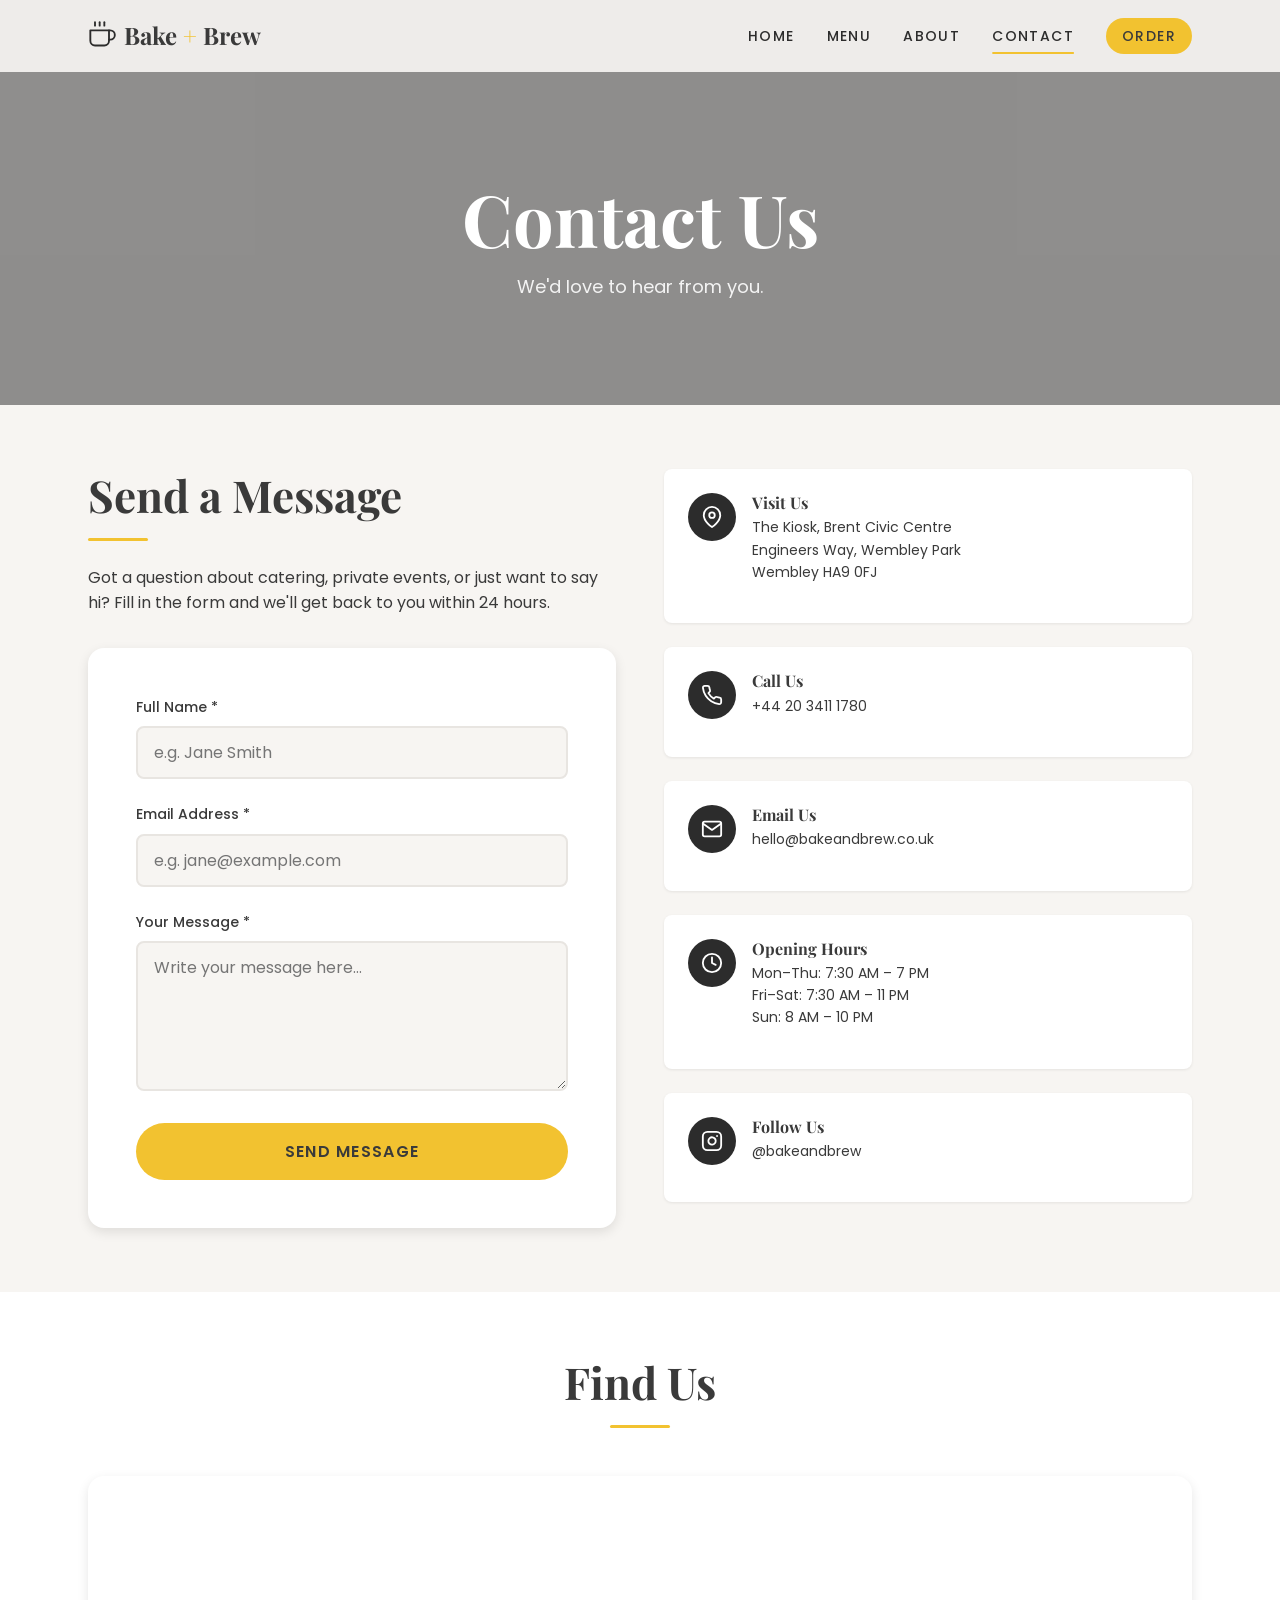
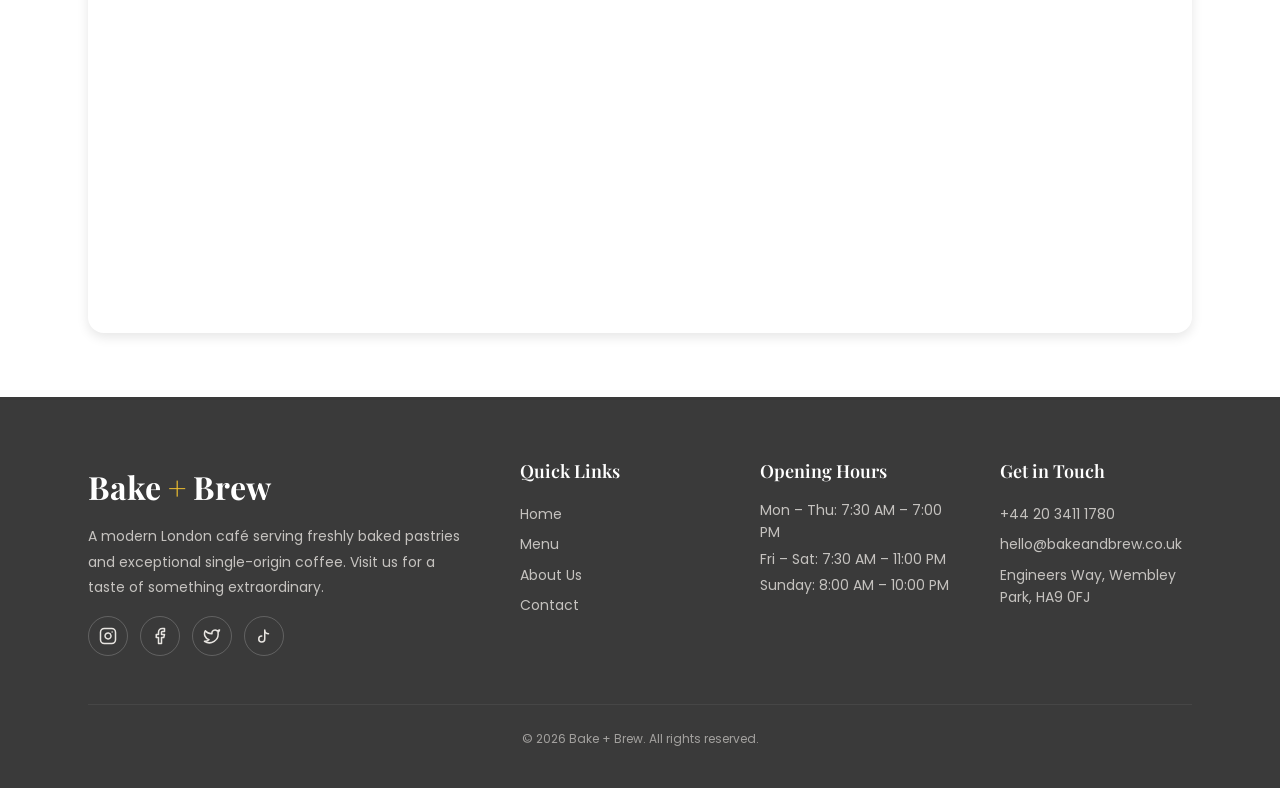
<file: contact.html>
<!DOCTYPE html>
<html lang="en">
<head>
  <meta charset="UTF-8" />
  <meta name="viewport" content="width=device-width, initial-scale=1.0" />

  <!-- SEO Meta -->
  <title>Contact | Bake + Brew — Get In Touch</title>
  <meta name="description" content="Contact Bake + Brew — drop us a message, give us a call, or visit us at Market Square, Wembley, just outside Wembley Stadium." />

  <!-- Favicon -->
  <link rel="icon" href="images/favicon.svg" type="image/svg+xml" />

  <!-- Stylesheet -->
  <link rel="stylesheet" href="css/styles.css" />
</head>

<body>

  <!-- NAVBAR -->
  <div id="navbar"></div>

  <!-- ═══════════════════════════════════════
       PAGE HERO
       ═══════════════════════════════════════ -->
  <header class="page-hero"
          style="background: url('https://images.unsplash.com/photo-1501339847302-ac426a4a7cbb?w=1600&q=80') center/cover no-repeat;">
    <div>
      <h1>Contact Us</h1>
      <p>We'd love to hear from you.</p>
    </div>
  </header>

  <!-- ═══════════════════════════════════════
       CONTACT SECTION
       ═══════════════════════════════════════ -->
  <section class="section">
    <div class="container">
      <div class="contact-grid">

        <!-- ── Contact Form ─────────────────── -->
        <div class="reveal">
          <h2 style="margin-bottom: var(--space-sm);">Send a Message</h2>
          <div class="divider" style="margin-left:0;"></div>
          <p style="margin-bottom: var(--space-xl); color: var(--clr-dark-grey);">
            Got a question about catering, private events, or just want to say hi?
            Fill in the form and we'll get back to you within 24 hours.
          </p>

          <form class="contact-form" id="contactForm" novalidate>
            <div class="form-group">
              <label for="name">Full Name <span aria-hidden="true">*</span></label>
              <input type="text" id="name" name="name" placeholder="e.g. Jane Smith"
                     required autocomplete="name" aria-required="true" />
              <p class="error-message" id="nameError">Please enter your name.</p>
            </div>

            <div class="form-group">
              <label for="email">Email Address <span aria-hidden="true">*</span></label>
              <input type="email" id="email" name="email" placeholder="e.g. jane@example.com"
                     required autocomplete="email" aria-required="true" />
              <p class="error-message" id="emailError">Please enter a valid email address.</p>
            </div>

            <div class="form-group">
              <label for="message">Your Message <span aria-hidden="true">*</span></label>
              <textarea id="message" name="message" placeholder="Write your message here…"
                        required aria-required="true"></textarea>
              <p class="error-message" id="messageError">Please enter a message.</p>
            </div>

            <button type="submit" class="btn btn--primary btn--lg" style="width:100%;">
              Send Message
            </button>
          </form>

          <!-- Success state (hidden by default) -->
          <div class="form-success" id="formSuccess">
            <div class="form-success__icon" aria-hidden="true">✅</div>
            <h3>Message Sent!</h3>
            <p style="color: var(--clr-dark-grey);">
              Thanks for reaching out — we'll get back to you shortly.
            </p>
          </div>
        </div>

        <!-- ── Contact Info ─────────────────── -->
        <div class="contact-info reveal">

          <div class="contact-info-item">
            <div class="contact-info-item__icon" aria-hidden="true">
              <svg width="22" height="22" viewBox="0 0 24 24" fill="none" stroke="currentColor" stroke-width="2" stroke-linecap="round" stroke-linejoin="round"><path d="M21 10c0 7-9 13-9 13s-9-6-9-13a9 9 0 0 1 18 0z"/><circle cx="12" cy="10" r="3"/></svg>
            </div>
            <div>
              <h4>Visit Us</h4>
              <p>The Kiosk, Brent Civic Centre<br>Engineers Way, Wembley Park<br>Wembley HA9 0FJ</p>
            </div>
          </div>

          <div class="contact-info-item">
            <div class="contact-info-item__icon" aria-hidden="true">
              <svg width="22" height="22" viewBox="0 0 24 24" fill="none" stroke="currentColor" stroke-width="2" stroke-linecap="round" stroke-linejoin="round"><path d="M22 16.92v3a2 2 0 0 1-2.18 2 19.79 19.79 0 0 1-8.63-3.07 19.5 19.5 0 0 1-6-6 19.79 19.79 0 0 1-3.07-8.67A2 2 0 0 1 4.11 2h3a2 2 0 0 1 2 1.72c.127.96.361 1.903.7 2.81a2 2 0 0 1-.45 2.11L8.09 9.91a16 16 0 0 0 6 6l1.27-1.27a2 2 0 0 1 2.11-.45c.907.339 1.85.573 2.81.7A2 2 0 0 1 22 16.92z"/></svg>
            </div>
            <div>
              <h4>Call Us</h4>
              <p><a href="tel:+442034111780">+44 20 3411 1780</a></p>
            </div>
          </div>

          <div class="contact-info-item">
            <div class="contact-info-item__icon" aria-hidden="true">
              <svg width="22" height="22" viewBox="0 0 24 24" fill="none" stroke="currentColor" stroke-width="2" stroke-linecap="round" stroke-linejoin="round"><path d="M4 4h16c1.1 0 2 .9 2 2v12c0 1.1-.9 2-2 2H4c-1.1 0-2-.9-2-2V6c0-1.1.9-2 2-2z"/><polyline points="22,6 12,13 2,6"/></svg>
            </div>
            <div>
              <h4>Email Us</h4>
              <p><a href="mailto:hello@bakeandbrew.co.uk">hello@bakeandbrew.co.uk</a></p>
            </div>
          </div>

          <div class="contact-info-item">
            <div class="contact-info-item__icon" aria-hidden="true">
              <svg width="22" height="22" viewBox="0 0 24 24" fill="none" stroke="currentColor" stroke-width="2" stroke-linecap="round" stroke-linejoin="round"><circle cx="12" cy="12" r="10"/><polyline points="12 6 12 12 16 14"/></svg>
            </div>
            <div>
              <h4>Opening Hours</h4>
              <p>Mon–Thu: 7:30 AM – 7 PM<br>Fri–Sat: 7:30 AM – 11 PM<br>Sun: 8 AM – 10 PM</p>
            </div>
          </div>

          <div class="contact-info-item">
            <div class="contact-info-item__icon" aria-hidden="true">
              <svg width="22" height="22" viewBox="0 0 24 24" fill="none" stroke="currentColor" stroke-width="2" stroke-linecap="round" stroke-linejoin="round"><rect x="2" y="2" width="20" height="20" rx="5"/><path d="M16 11.37A4 4 0 1 1 12.63 8 4 4 0 0 1 16 11.37z"/><line x1="17.5" y1="6.5" x2="17.51" y2="6.5"/></svg>
            </div>
            <div>
              <h4>Follow Us</h4>
              <p><a href="#">@bakeandbrew</a></p>
            </div>
          </div>

        </div>

      </div>
    </div>
  </section>

  <!-- ═══════════════════════════════════════
       MAP
       ═══════════════════════════════════════ -->
  <section class="section section--alt">
    <div class="container">
      <div class="section__header reveal">
        <h2>Find Us</h2>
        <div class="divider"></div>
      </div>
      <div class="map-wrapper reveal">
        <iframe
          src="https://www.google.com/maps/embed?pb=!1m18!1m12!1m3!1d2479.5!2d-0.2808831!3d51.5587721!2m3!1f0!2f0!3f0!3m2!1i1024!2i768!4f13.1!3m3!1m2!1s0x4876118f40ba0137%3A0x60a77295e0b5c6e1!2sBake%20%2B%20Brew!5e0!3m2!1sen!2suk!4v1709900000000"
          allowfullscreen=""
          loading="lazy"
          referrerpolicy="no-referrer-when-downgrade"
          title="Bake + Brew location on Google Maps"></iframe>
      </div>
    </div>
  </section>

  <!-- FOOTER -->
  <div id="footer"></div>

  <script src="js/main.js"></script>
</body>
</html>
</file>
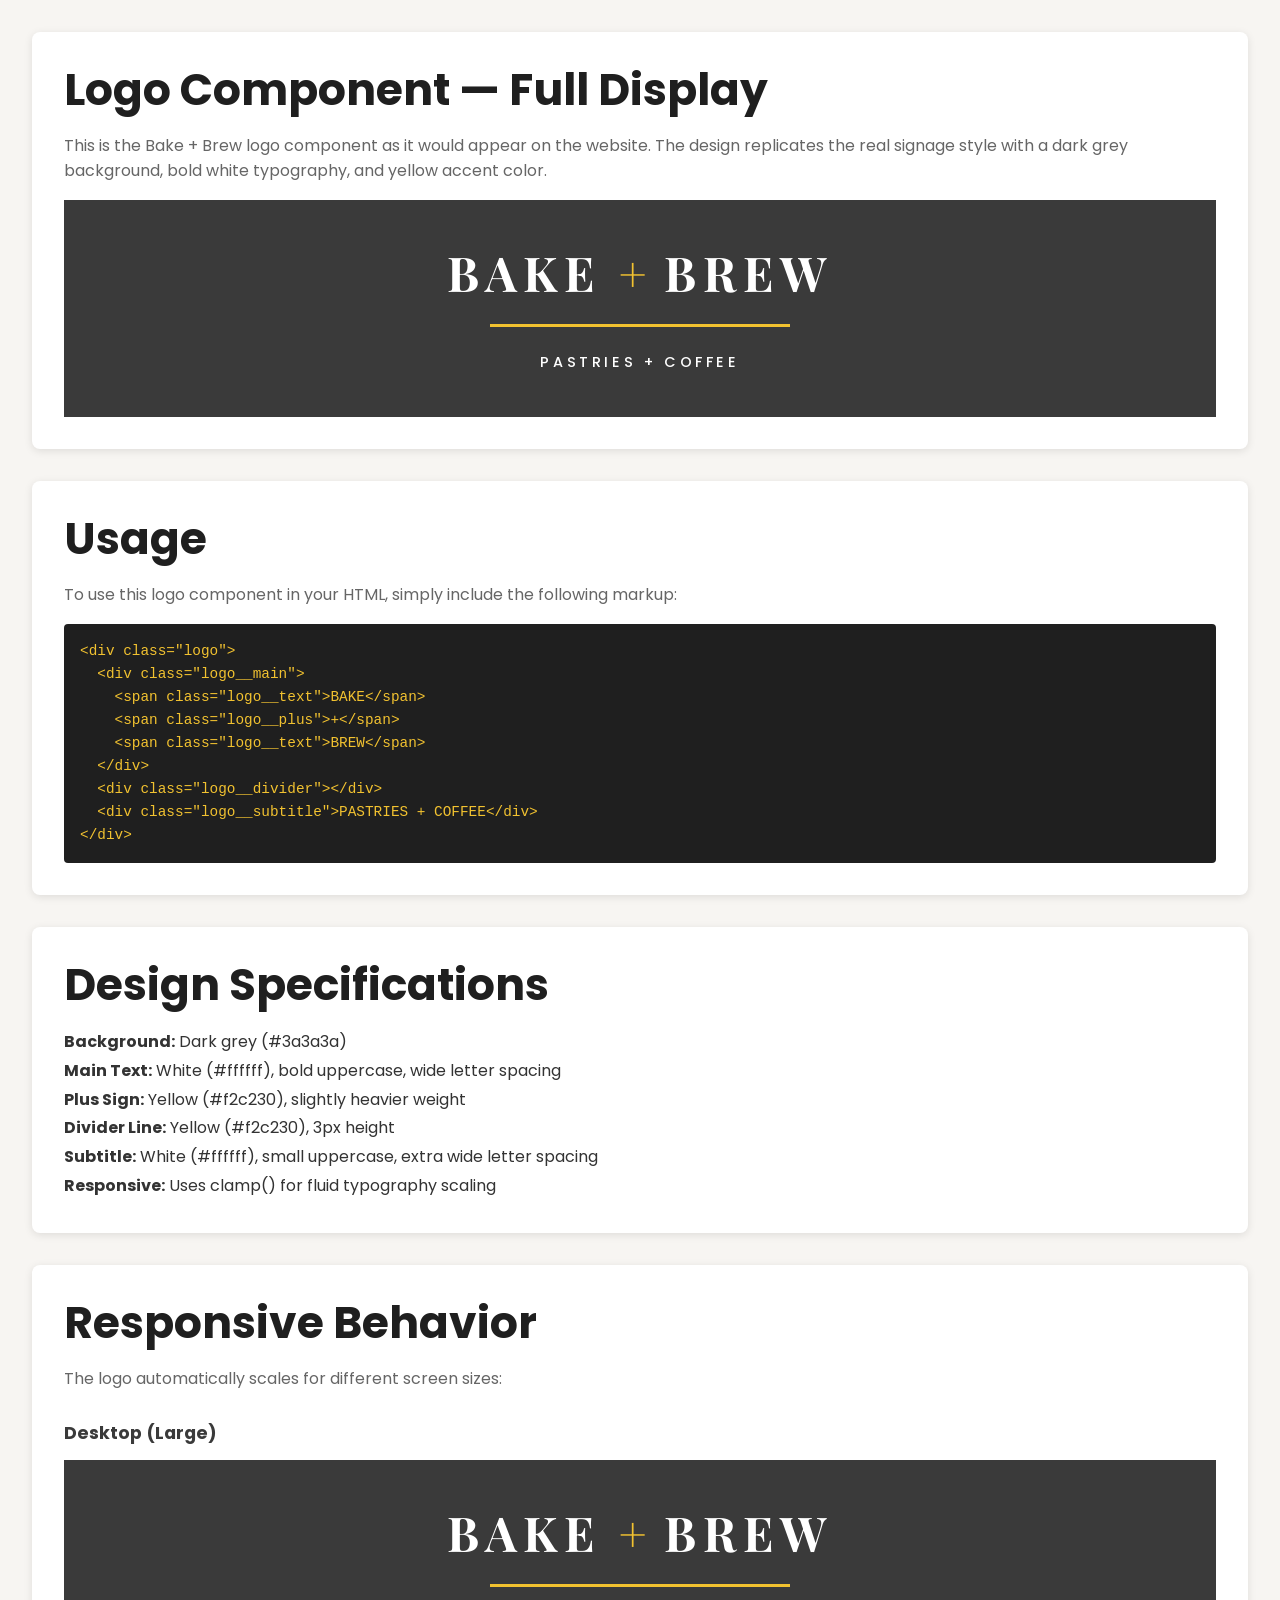
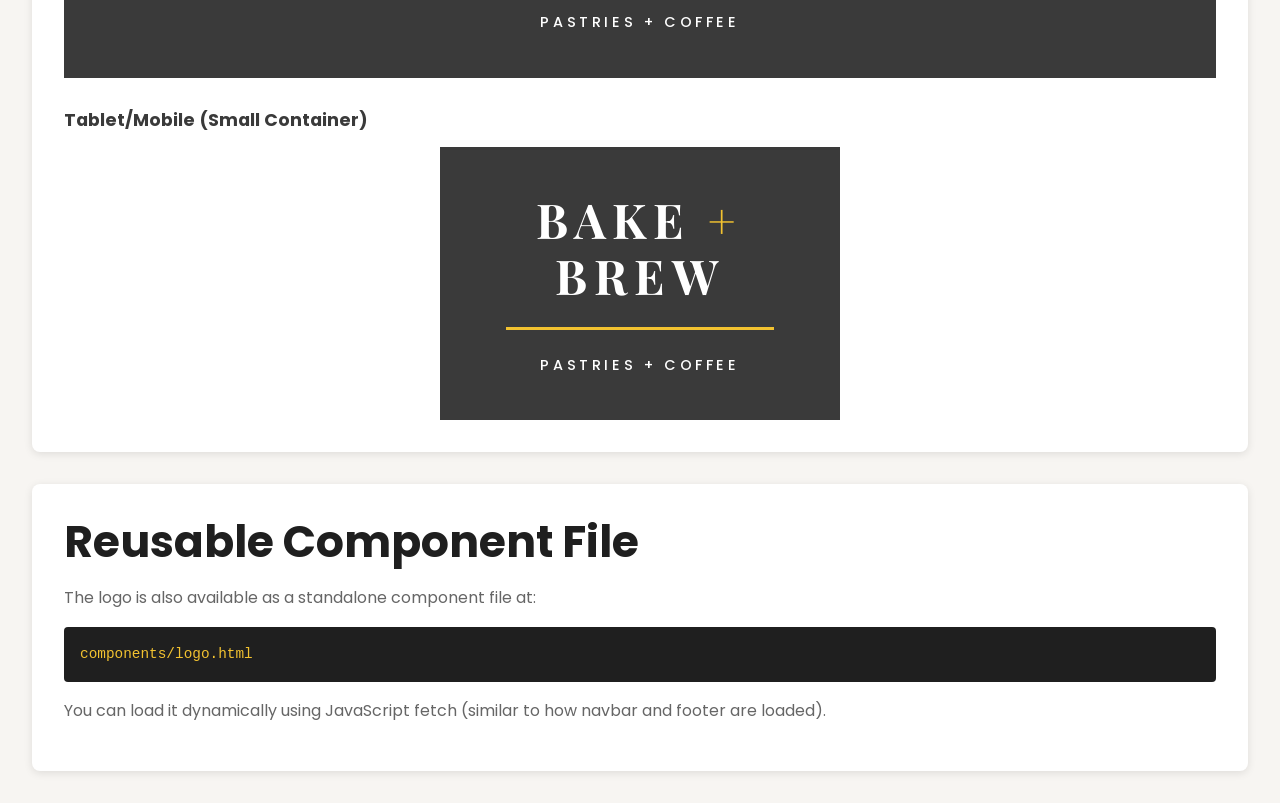
<file: logo-demo.html>
<!DOCTYPE html>
<html lang="en">
<head>
  <meta charset="UTF-8" />
  <meta name="viewport" content="width=device-width, initial-scale=1.0" />
  <title>Logo Component Demo | Bake + Brew</title>
  <link rel="icon" href="images/favicon.svg" type="image/svg+xml" />
  <link rel="stylesheet" href="css/styles.css" />
  <style>
    body {
      margin: 0;
      padding: 0;
    }
    .demo-container {
      min-height: 100vh;
      display: flex;
      flex-direction: column;
      gap: 2rem;
      padding: 2rem;
      background-color: #f7f5f2;
    }
    .demo-section {
      background: white;
      padding: 2rem;
      border-radius: 8px;
      box-shadow: 0 2px 8px rgba(0,0,0,0.1);
    }
    .demo-section h2 {
      font-family: 'Poppins', sans-serif;
      margin-bottom: 1rem;
      color: #1f1f1f;
    }
    .demo-section p {
      font-family: 'Poppins', sans-serif;
      color: #666;
      margin-bottom: 1rem;
    }
    .usage-code {
      background: #1f1f1f;
      color: #f2c230;
      padding: 1rem;
      border-radius: 4px;
      font-family: 'Monaco', 'Courier New', monospace;
      font-size: 0.9rem;
      overflow-x: auto;
      white-space: pre;
    }
  </style>
</head>
<body>
  <div class="demo-container">
    <!-- Logo Display -->
    <div class="demo-section">
      <h2>Logo Component — Full Display</h2>
      <p>This is the Bake + Brew logo component as it would appear on the website. The design replicates the real signage style with a dark grey background, bold white typography, and yellow accent color.</p>
      
      <!-- Logo Component -->
      <div class="logo">
        <div class="logo__main">
          <span class="logo__text">BAKE</span>
          <span class="logo__plus">+</span>
          <span class="logo__text">BREW</span>
        </div>
        <div class="logo__divider"></div>
        <div class="logo__subtitle">PASTRIES + COFFEE</div>
      </div>
    </div>

    <!-- Usage Instructions -->
    <div class="demo-section">
      <h2>Usage</h2>
      <p>To use this logo component in your HTML, simply include the following markup:</p>
      <div class="usage-code">&lt;div class="logo"&gt;
  &lt;div class="logo__main"&gt;
    &lt;span class="logo__text"&gt;BAKE&lt;/span&gt;
    &lt;span class="logo__plus"&gt;+&lt;/span&gt;
    &lt;span class="logo__text"&gt;BREW&lt;/span&gt;
  &lt;/div&gt;
  &lt;div class="logo__divider"&gt;&lt;/div&gt;
  &lt;div class="logo__subtitle"&gt;PASTRIES + COFFEE&lt;/div&gt;
&lt;/div&gt;</div>
    </div>

    <!-- Design Specifications -->
    <div class="demo-section">
      <h2>Design Specifications</h2>
      <ul style="font-family: 'Poppins', sans-serif; color: #333; line-height: 1.8;">
        <li><strong>Background:</strong> Dark grey (#3a3a3a)</li>
        <li><strong>Main Text:</strong> White (#ffffff), bold uppercase, wide letter spacing</li>
        <li><strong>Plus Sign:</strong> Yellow (#f2c230), slightly heavier weight</li>
        <li><strong>Divider Line:</strong> Yellow (#f2c230), 3px height</li>
        <li><strong>Subtitle:</strong> White (#ffffff), small uppercase, extra wide letter spacing</li>
        <li><strong>Responsive:</strong> Uses clamp() for fluid typography scaling</li>
      </ul>
    </div>

    <!-- Responsive Preview -->
    <div class="demo-section">
      <h2>Responsive Behavior</h2>
      <p>The logo automatically scales for different screen sizes:</p>
      
      <h3 style="font-family: 'Poppins', sans-serif; margin: 2rem 0 1rem; font-size: 1.1rem;">Desktop (Large)</h3>
      <div class="logo">
        <div class="logo__main">
          <span class="logo__text">BAKE</span>
          <span class="logo__plus">+</span>
          <span class="logo__text">BREW</span>
        </div>
        <div class="logo__divider"></div>
        <div class="logo__subtitle">PASTRIES + COFFEE</div>
      </div>

      <h3 style="font-family: 'Poppins', sans-serif; margin: 2rem 0 1rem; font-size: 1.1rem;">Tablet/Mobile (Small Container)</h3>
      <div style="max-width: 400px; margin: 0 auto;">
        <div class="logo">
          <div class="logo__main">
            <span class="logo__text">BAKE</span>
            <span class="logo__plus">+</span>
            <span class="logo__text">BREW</span>
          </div>
          <div class="logo__divider"></div>
          <div class="logo__subtitle">PASTRIES + COFFEE</div>
        </div>
      </div>
    </div>

    <!-- Component File -->
    <div class="demo-section">
      <h2>Reusable Component File</h2>
      <p>The logo is also available as a standalone component file at:</p>
      <div class="usage-code">components/logo.html</div>
      <p style="margin-top: 1rem;">You can load it dynamically using JavaScript fetch (similar to how navbar and footer are loaded).</p>
    </div>
  </div>
</body>
</html>
</file>
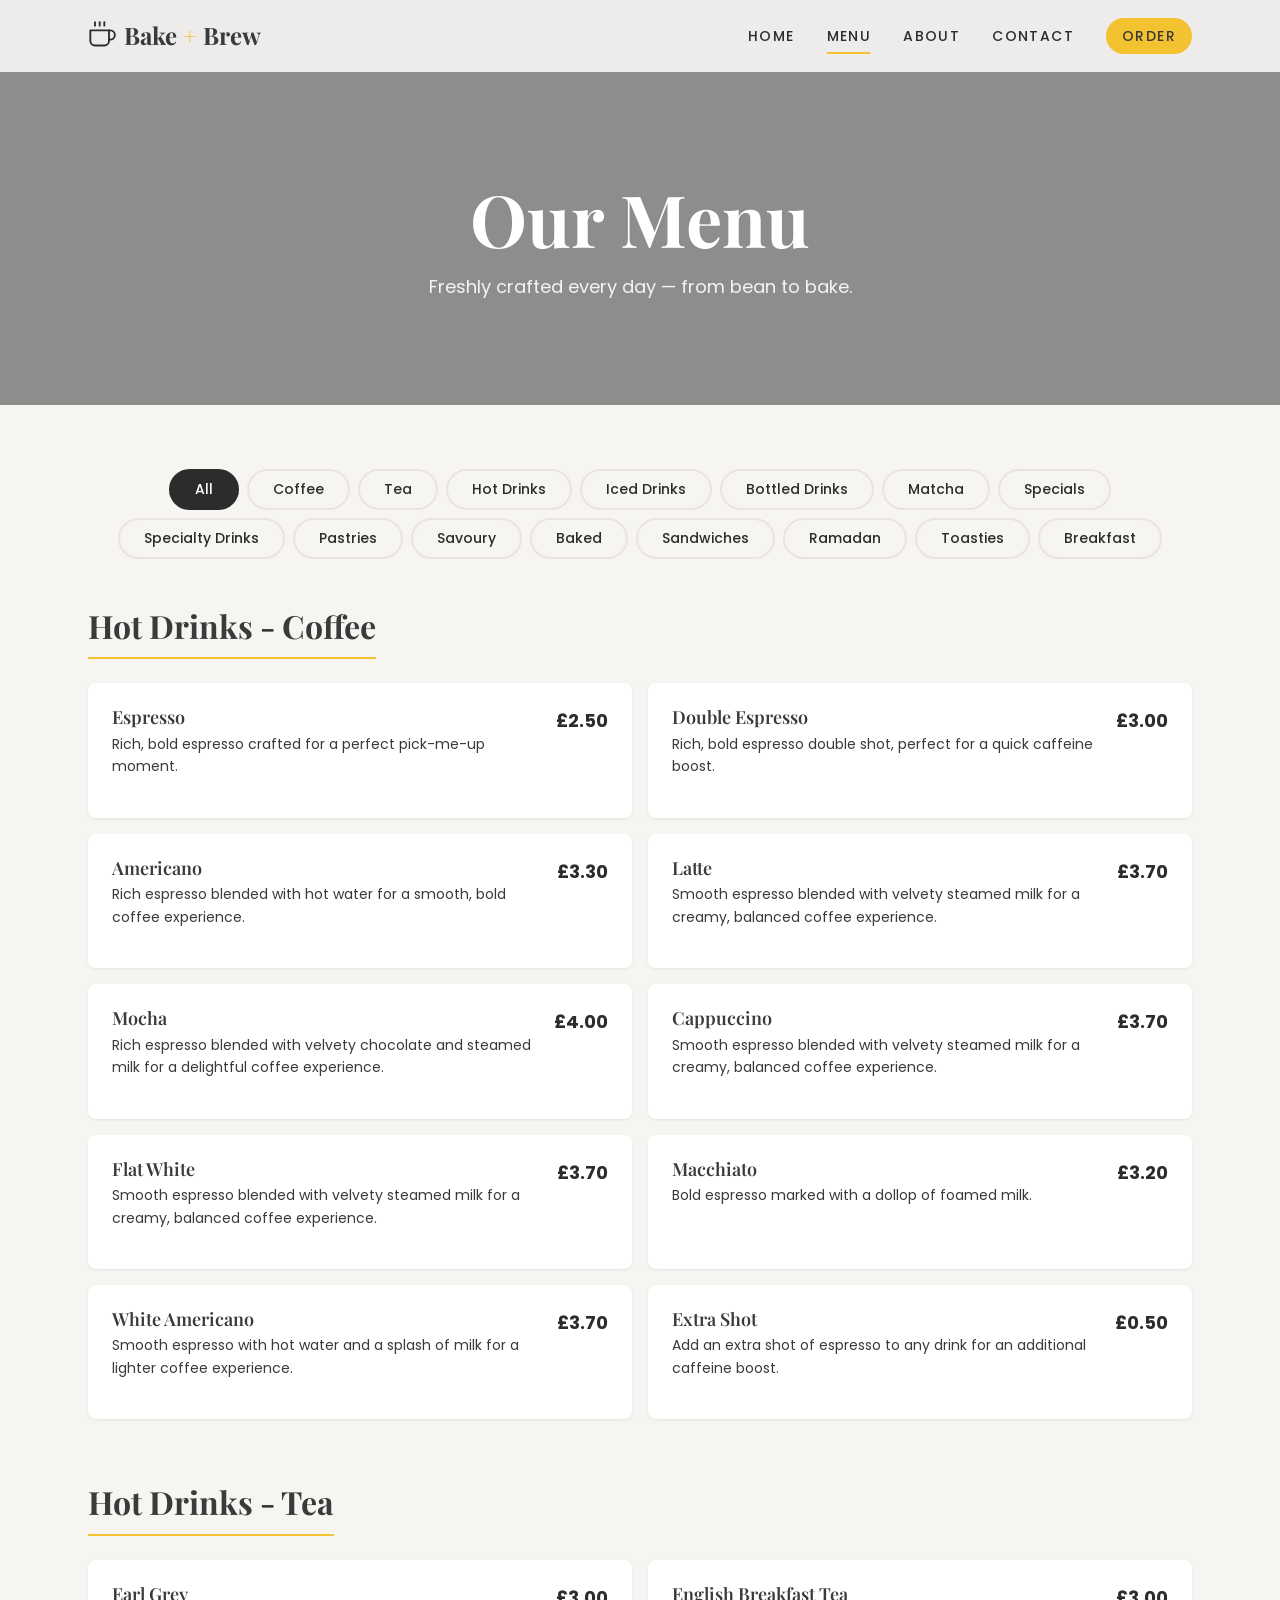
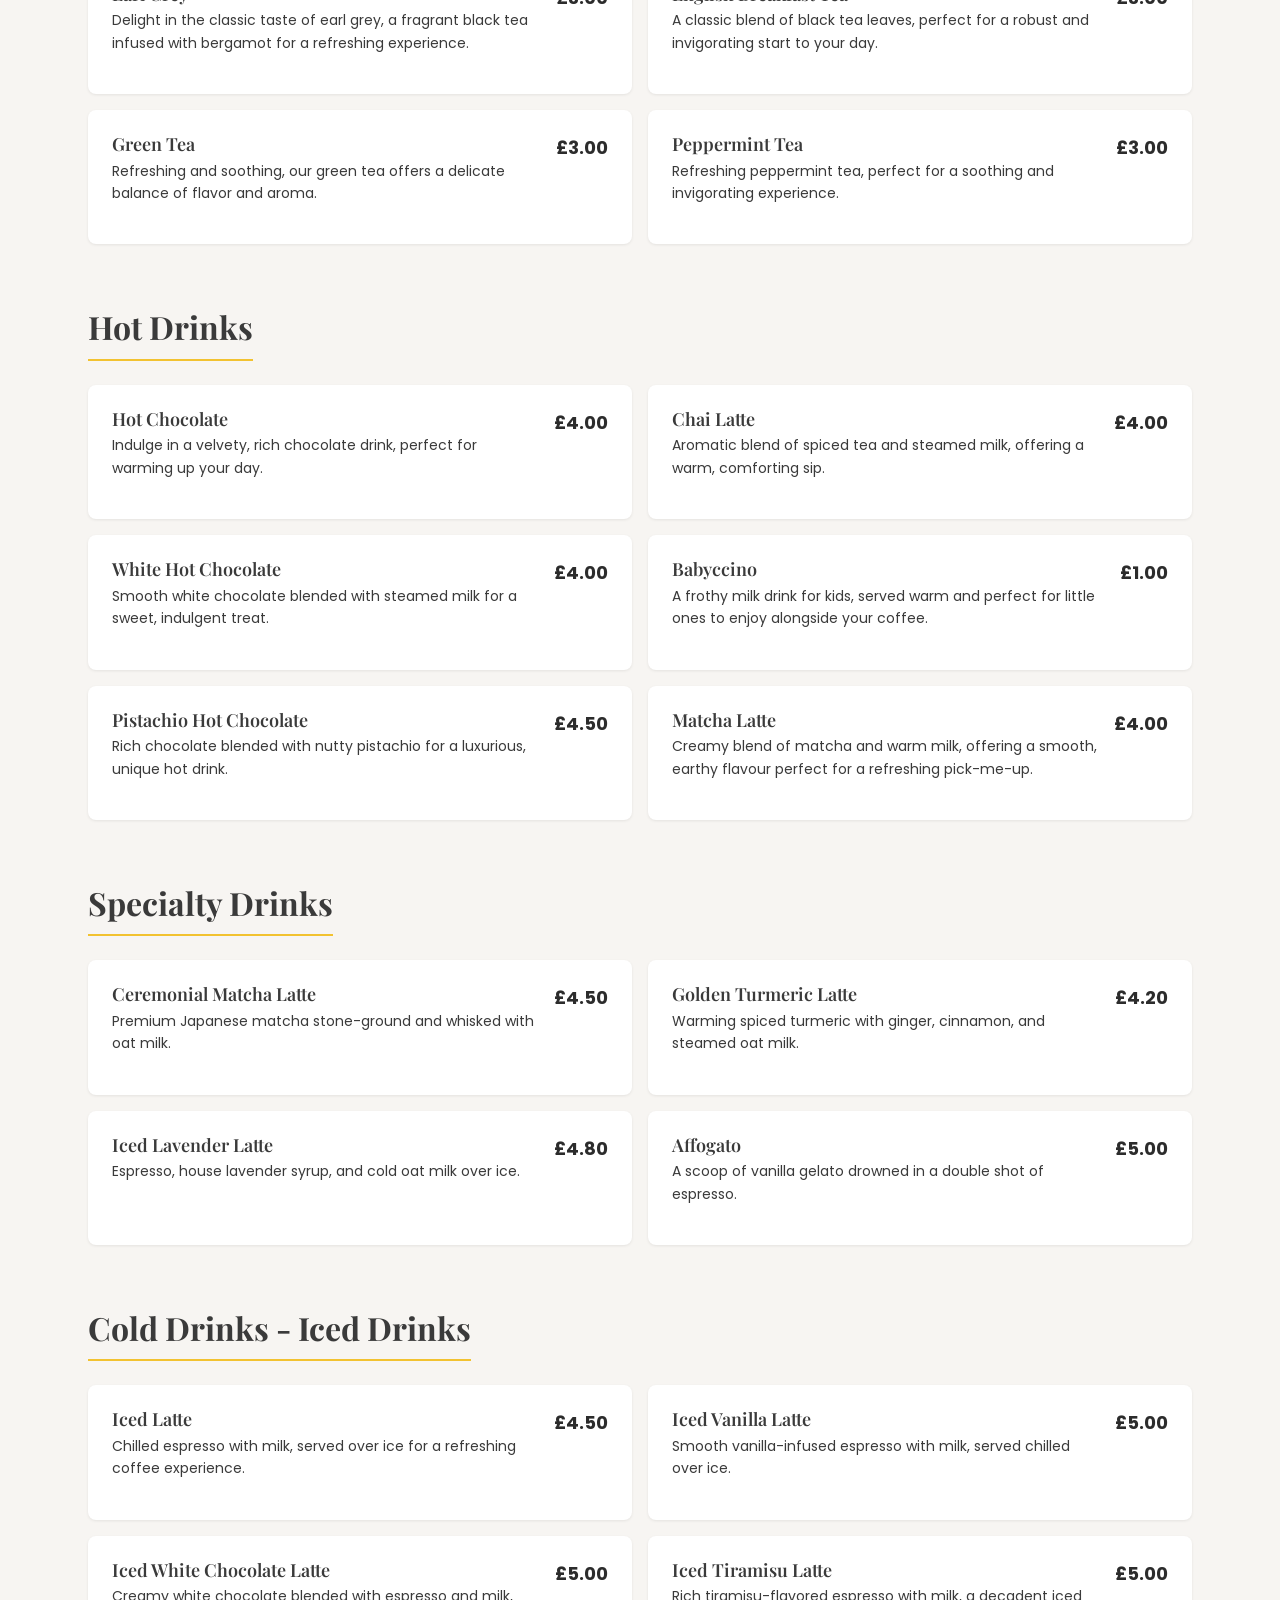
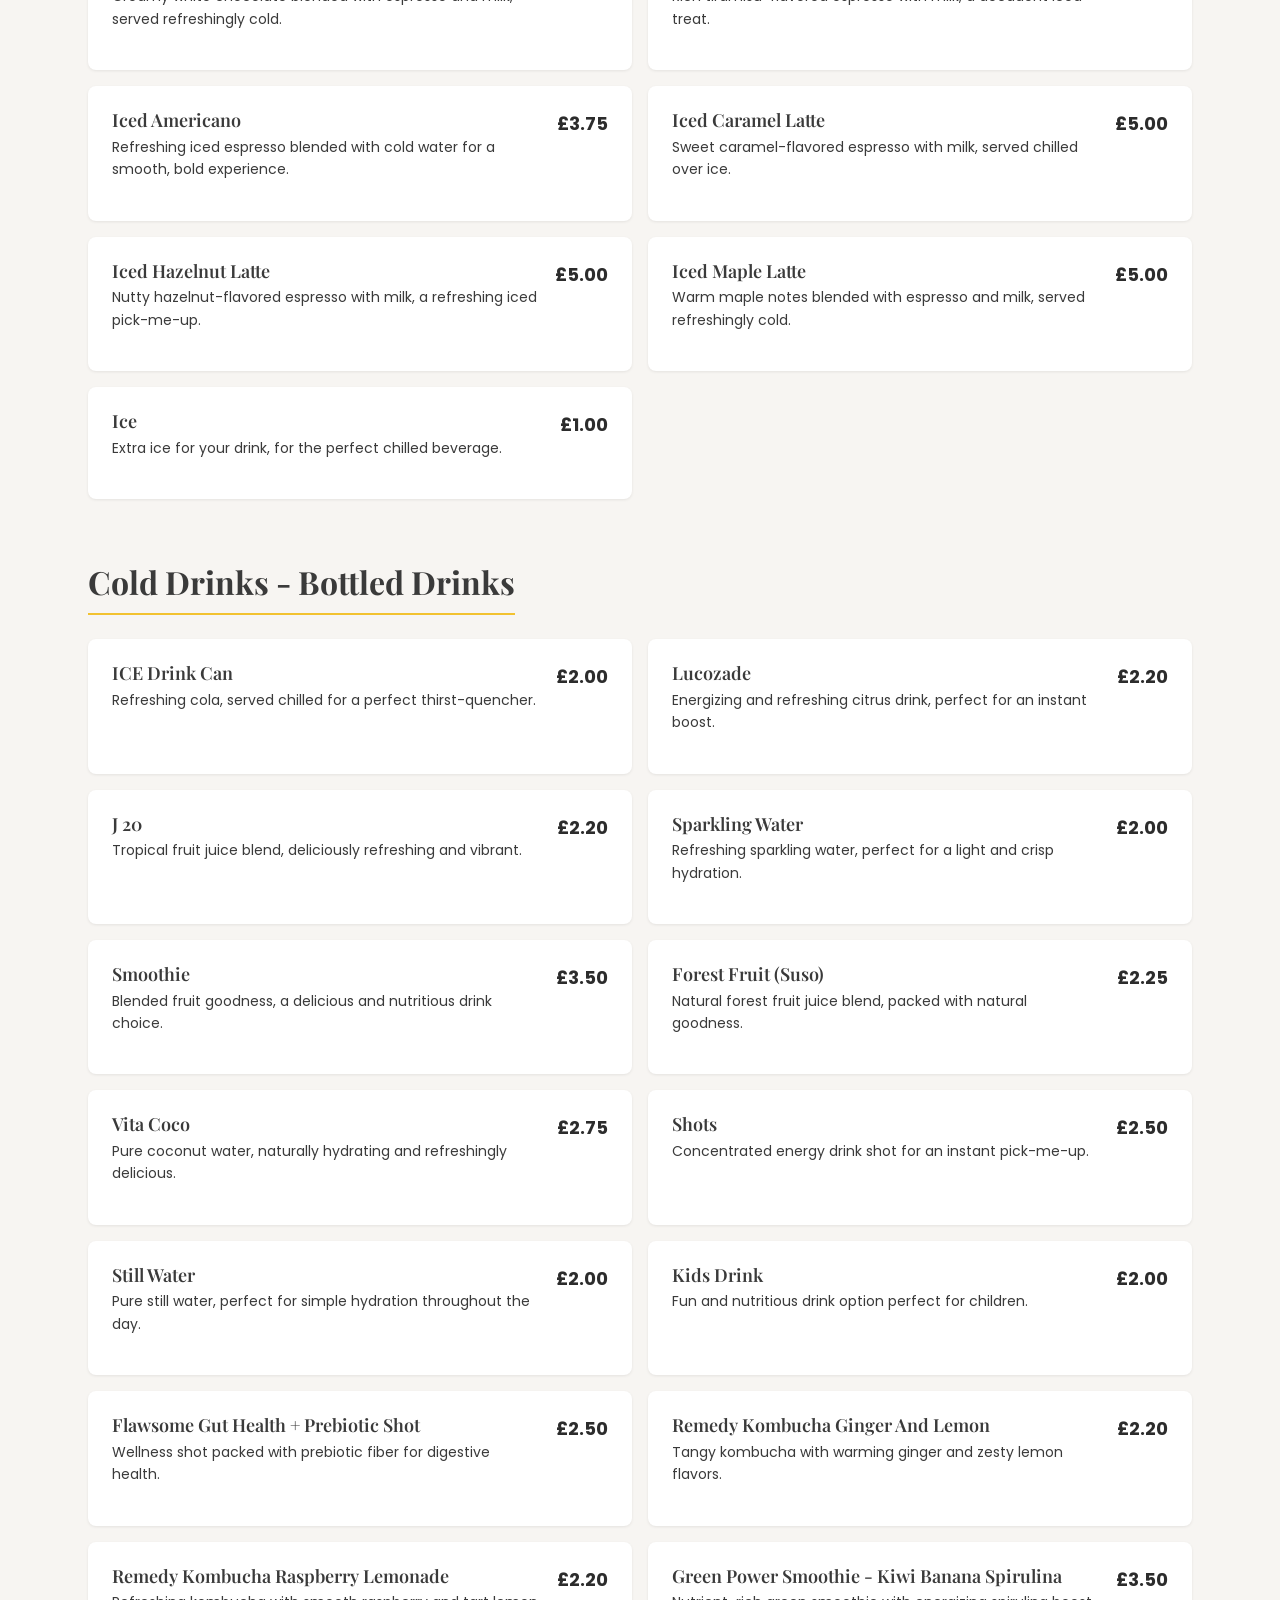
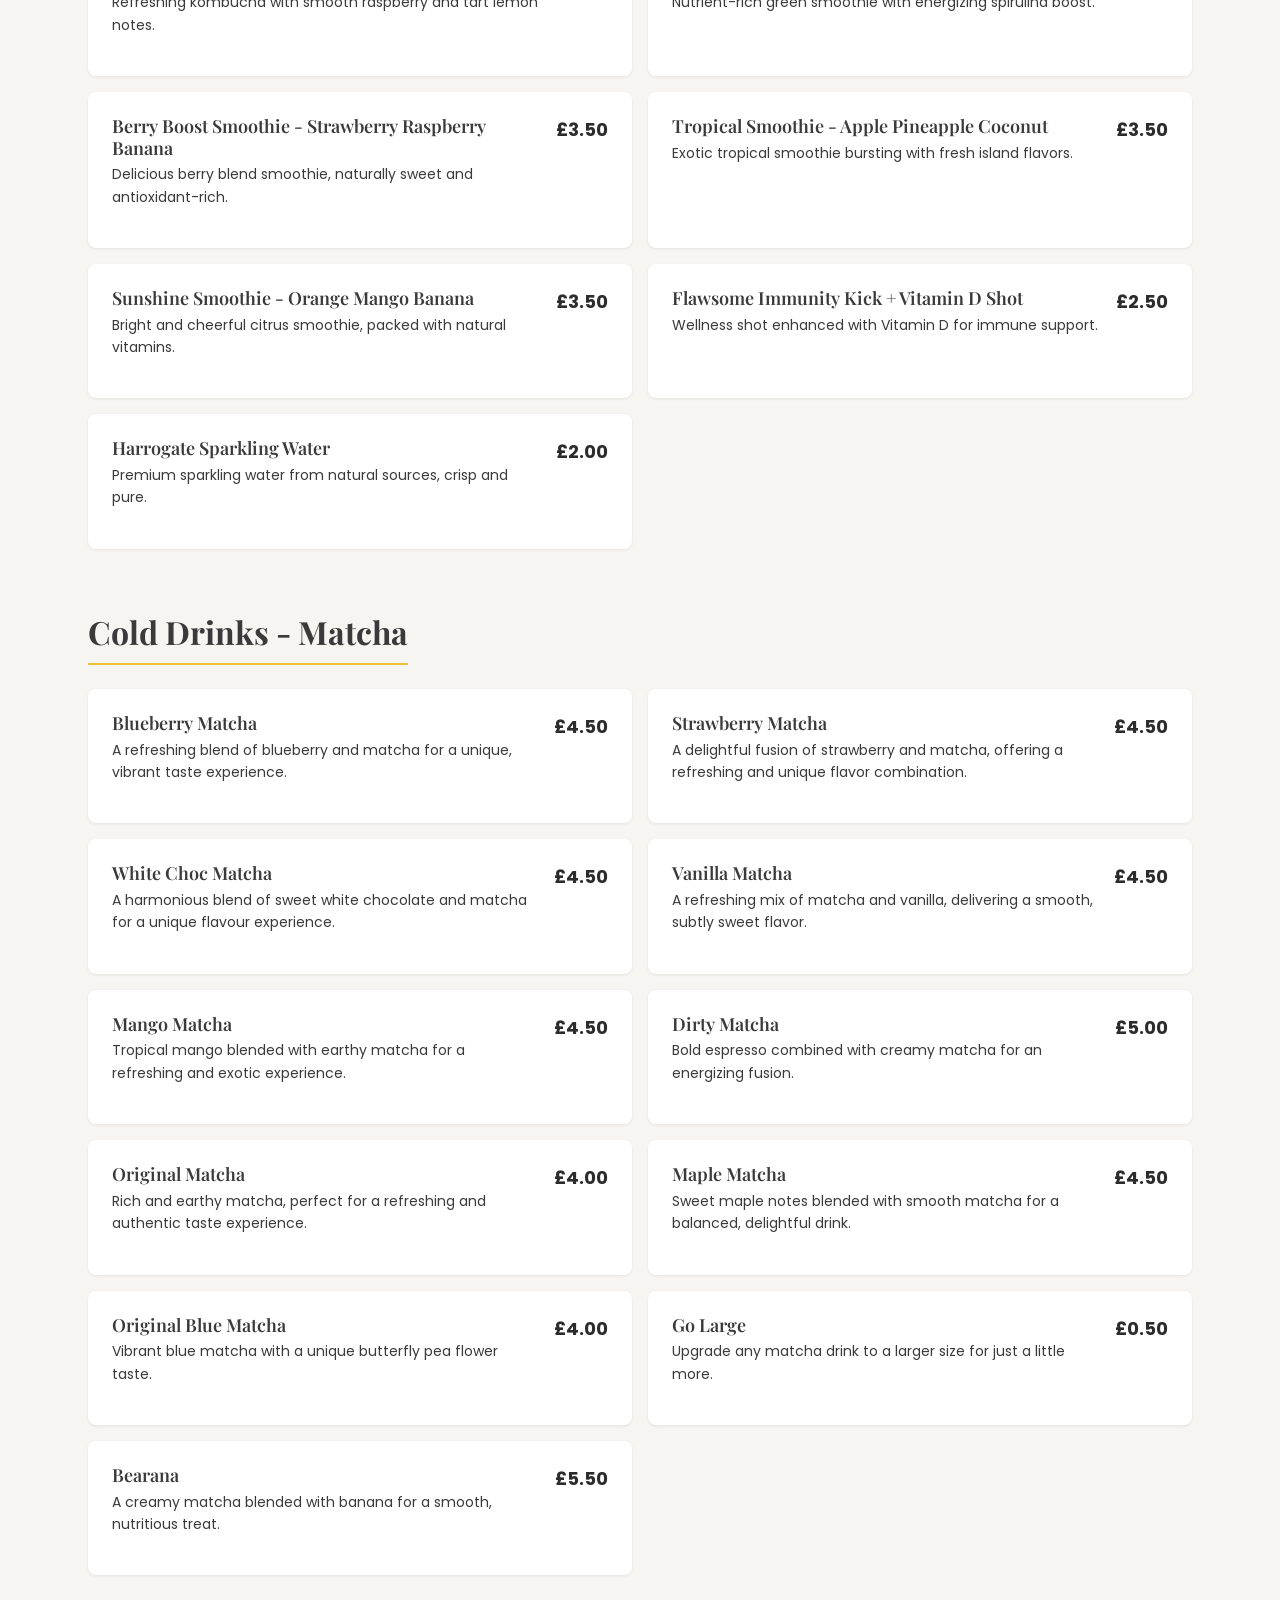
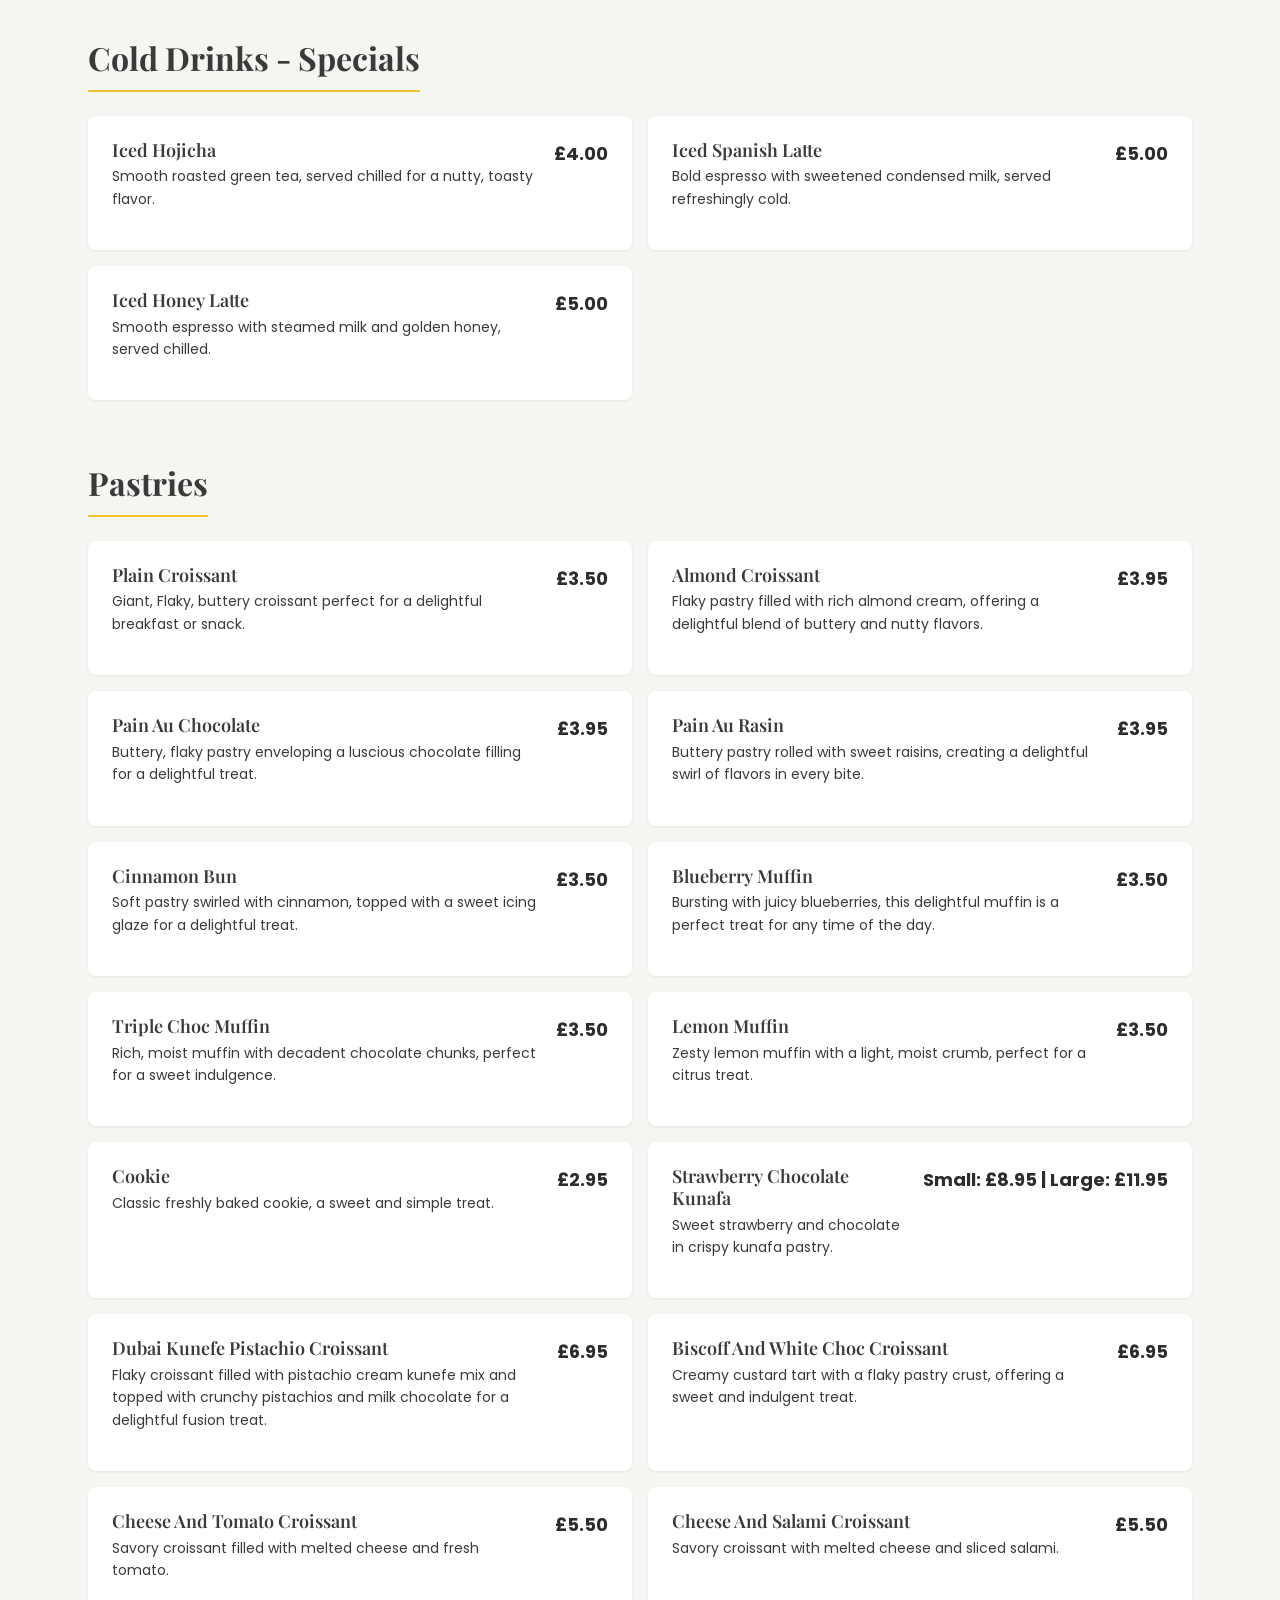
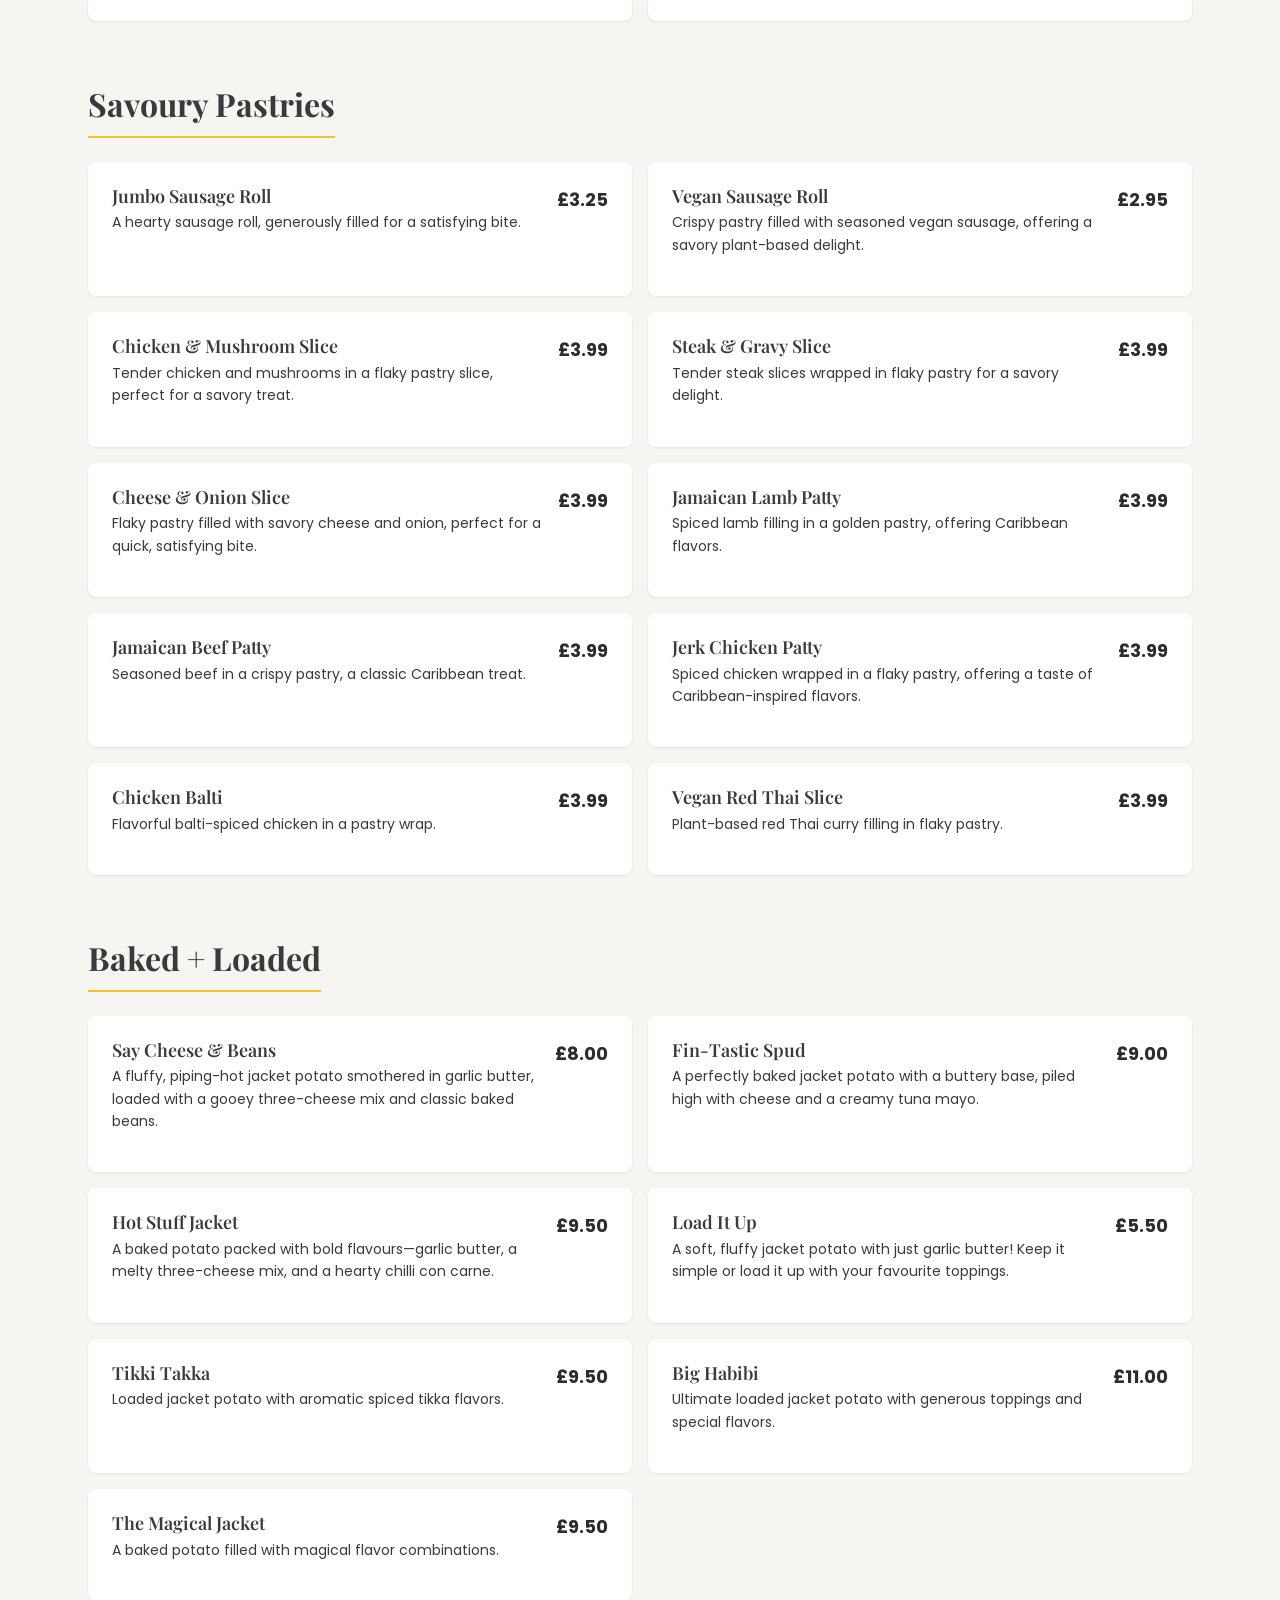
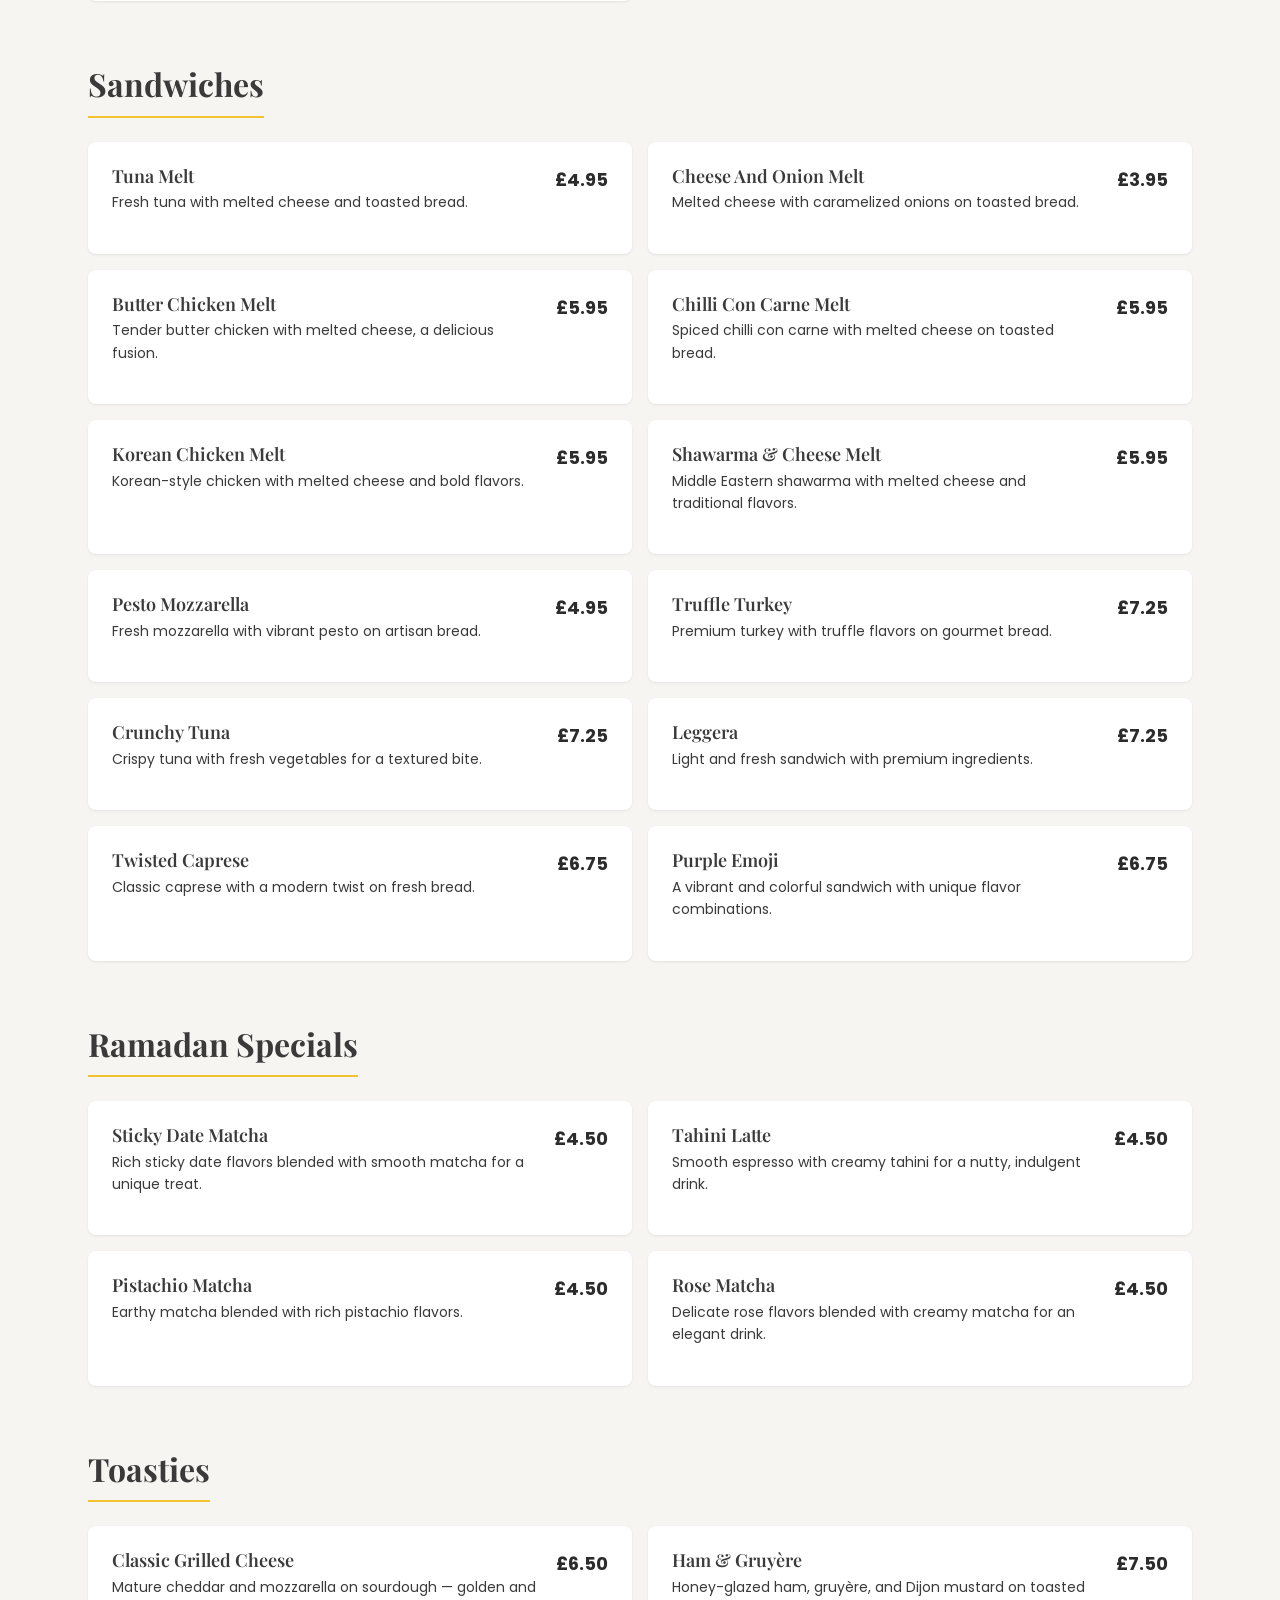
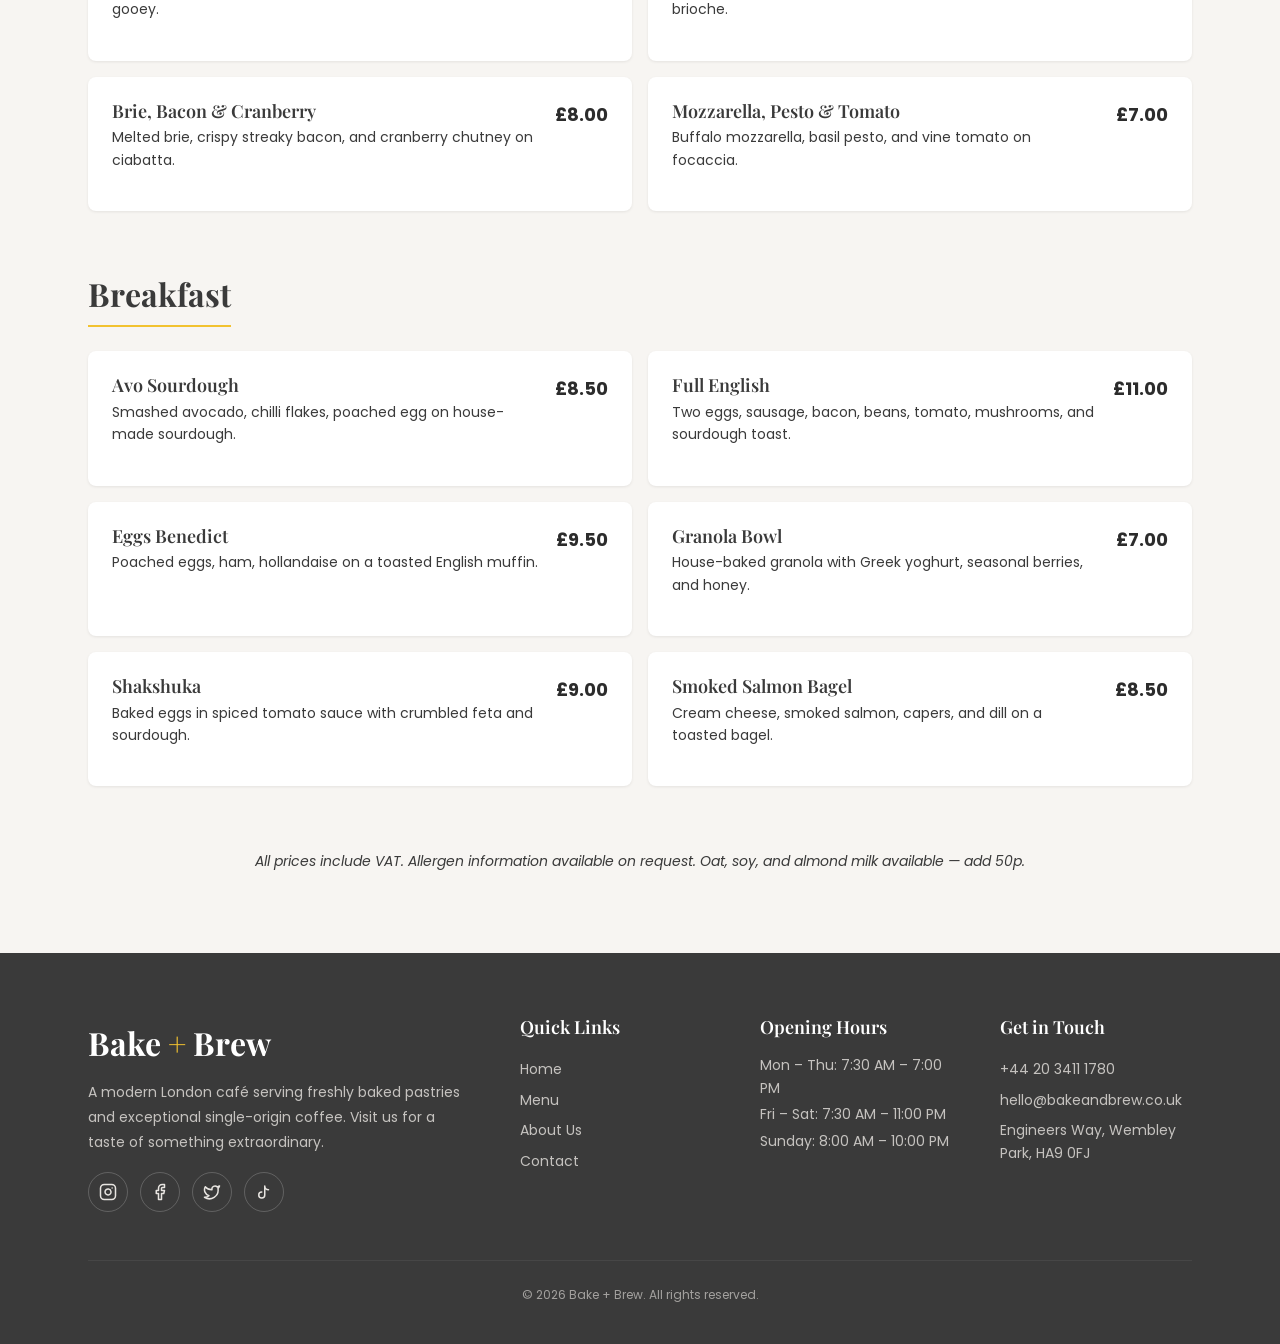
<file: menu.html>
<!DOCTYPE html>
<html lang="en">
<head>
  <meta charset="UTF-8" />
  <meta name="viewport" content="width=device-width, initial-scale=1.0" />

  <!-- SEO Meta -->
  <title>Menu | Bake + Brew — Fresh HALAL Bakery in Wembley</title>
  <meta name="description" content="Explore the Bake + Brew menu — fresh HALAL pasties, jacket potatoes, sandwiches, paninis, sausage rolls, coffee, lattes, and matcha. Wembley, London." />

  <!-- Favicon -->
  <link rel="icon" href="images/favicon.svg" type="image/svg+xml" />

  <!-- Stylesheet -->
  <link rel="stylesheet" href="css/styles.css" />
</head>

<body>

  <!-- NAVBAR -->
  <div id="navbar"></div>

  <!-- ═══════════════════════════════════════
       PAGE HERO
       ═══════════════════════════════════════ -->
  <header class="page-hero"
          style="background: url('https://images.unsplash.com/photo-1445116572660-236099ec97a0?w=1600&q=80') center/cover no-repeat;">
    <div>
      <h1>Our Menu</h1>
      <p>Freshly crafted every day — from bean to bake.</p>
    </div>
  </header>

  <!-- ═══════════════════════════════════════
       MENU CONTENT
       ═══════════════════════════════════════ -->
  <section class="section">
    <div class="container">

      <!-- Filter tabs -->
      <div class="menu-tabs reveal">
        <button class="menu-tab active" data-category="all">All</button>
        <button class="menu-tab" data-category="coffee">Coffee</button>
        <button class="menu-tab" data-category="tea">Tea</button>
        <button class="menu-tab" data-category="hotdrinks">Hot Drinks</button>
        <button class="menu-tab" data-category="iced">Iced Drinks</button>
        <button class="menu-tab" data-category="bottled">Bottled Drinks</button>
        <button class="menu-tab" data-category="matcha">Matcha</button>
        <button class="menu-tab" data-category="specials">Specials</button>
        <button class="menu-tab" data-category="specialty">Specialty Drinks</button>
        <button class="menu-tab" data-category="pastries">Pastries</button>
        <button class="menu-tab" data-category="savoury">Savoury</button>
        <button class="menu-tab" data-category="baked">Baked</button>
        <button class="menu-tab" data-category="sandwiches">Sandwiches</button>
        <button class="menu-tab" data-category="ramadan">Ramadan</button>
        <button class="menu-tab" data-category="toasties">Toasties</button>
        <button class="menu-tab" data-category="breakfast">Breakfast</button>
      </div>

      <!-- ── COFFEE ─────────────────────────── -->
      <div class="menu-category" data-menu-category="coffee">
        <h3 class="menu-category__title reveal">Hot Drinks - Coffee</h3>
        <div class="menu-grid">

          <div class="menu-item reveal">
            <div class="menu-item__info">
              <h4 class="menu-item__name">Espresso</h4>
              <p class="menu-item__desc">Rich, bold espresso crafted for a perfect pick-me-up moment.</p>
            </div>
            <span class="menu-item__price">£2.50</span>
          </div>

          <div class="menu-item reveal">
            <div class="menu-item__info">
              <h4 class="menu-item__name">Double Espresso</h4>
              <p class="menu-item__desc">Rich, bold espresso double shot, perfect for a quick caffeine boost.</p>
            </div>
            <span class="menu-item__price">£3.00</span>
          </div>

          <div class="menu-item reveal">
            <div class="menu-item__info">
              <h4 class="menu-item__name">Americano</h4>
              <p class="menu-item__desc">Rich espresso blended with hot water for a smooth, bold coffee experience.</p>
            </div>
            <span class="menu-item__price">£3.30</span>
          </div>

          <div class="menu-item reveal">
            <div class="menu-item__info">
              <h4 class="menu-item__name">Latte</h4>
              <p class="menu-item__desc">Smooth espresso blended with velvety steamed milk for a creamy, balanced coffee experience.</p>
            </div>
            <span class="menu-item__price">£3.70</span>
          </div>

          <div class="menu-item reveal">
            <div class="menu-item__info">
              <h4 class="menu-item__name">Mocha</h4>
              <p class="menu-item__desc">Rich espresso blended with velvety chocolate and steamed milk for a delightful coffee experience.</p>
            </div>
            <span class="menu-item__price">£4.00</span>
          </div>

          <div class="menu-item reveal">
            <div class="menu-item__info">
              <h4 class="menu-item__name">Cappuccino</h4>
              <p class="menu-item__desc">Smooth espresso blended with velvety steamed milk for a creamy, balanced coffee experience.</p>
            </div>
            <span class="menu-item__price">£3.70</span>
          </div>

          <div class="menu-item reveal">
            <div class="menu-item__info">
              <h4 class="menu-item__name">Flat White</h4>
              <p class="menu-item__desc">Smooth espresso blended with velvety steamed milk for a creamy, balanced coffee experience.</p>
            </div>
            <span class="menu-item__price">£3.70</span>
          </div>

          <div class="menu-item reveal">
            <div class="menu-item__info">
              <h4 class="menu-item__name">Macchiato</h4>
              <p class="menu-item__desc">Bold espresso marked with a dollop of foamed milk.</p>
            </div>
            <span class="menu-item__price">£3.20</span>
          </div>

          <div class="menu-item reveal">
            <div class="menu-item__info">
              <h4 class="menu-item__name">White Americano</h4>
              <p class="menu-item__desc">Smooth espresso with hot water and a splash of milk for a lighter coffee experience.</p>
            </div>
            <span class="menu-item__price">£3.70</span>
          </div>

          <div class="menu-item reveal">
            <div class="menu-item__info">
              <h4 class="menu-item__name">Extra Shot</h4>
              <p class="menu-item__desc">Add an extra shot of espresso to any drink for an additional caffeine boost.</p>
            </div>
            <span class="menu-item__price">£0.50</span>
          </div>

        </div>
      </div>

      <!-- ── HOT DRINKS - TEA ─────────────────────────── -->
      <div class="menu-category" data-menu-category="tea">
        <h3 class="menu-category__title reveal">Hot Drinks - Tea</h3>
        <div class="menu-grid">

          <div class="menu-item reveal">
            <div class="menu-item__info">
              <h4 class="menu-item__name">Earl Grey</h4>
              <p class="menu-item__desc">Delight in the classic taste of earl grey, a fragrant black tea infused with bergamot for a refreshing experience.</p>
            </div>
            <span class="menu-item__price">£3.00</span>
          </div>

          <div class="menu-item reveal">
            <div class="menu-item__info">
              <h4 class="menu-item__name">English Breakfast Tea</h4>
              <p class="menu-item__desc">A classic blend of black tea leaves, perfect for a robust and invigorating start to your day.</p>
            </div>
            <span class="menu-item__price">£3.00</span>
          </div>

          <div class="menu-item reveal">
            <div class="menu-item__info">
              <h4 class="menu-item__name">Green Tea</h4>
              <p class="menu-item__desc">Refreshing and soothing, our green tea offers a delicate balance of flavor and aroma.</p>
            </div>
            <span class="menu-item__price">£3.00</span>
          </div>

          <div class="menu-item reveal">
            <div class="menu-item__info">
              <h4 class="menu-item__name">Peppermint Tea</h4>
              <p class="menu-item__desc">Refreshing peppermint tea, perfect for a soothing and invigorating experience.</p>
            </div>
            <span class="menu-item__price">£3.00</span>
          </div>

        </div>
      </div>

      <!-- ── HOT DRINKS ────────────────────────── -->
      <div class="menu-category" data-menu-category="hotdrinks">
        <h3 class="menu-category__title reveal">Hot Drinks</h3>
        <div class="menu-grid">

          <div class="menu-item reveal">
            <div class="menu-item__info">
              <h4 class="menu-item__name">Hot Chocolate</h4>
              <p class="menu-item__desc">Indulge in a velvety, rich chocolate drink, perfect for warming up your day.</p>
            </div>
            <span class="menu-item__price">£4.00</span>
          </div>

          <div class="menu-item reveal">
            <div class="menu-item__info">
              <h4 class="menu-item__name">Chai Latte</h4>
              <p class="menu-item__desc">Aromatic blend of spiced tea and steamed milk, offering a warm, comforting sip.</p>
            </div>
            <span class="menu-item__price">£4.00</span>
          </div>

          <div class="menu-item reveal">
            <div class="menu-item__info">
              <h4 class="menu-item__name">White Hot Chocolate</h4>
              <p class="menu-item__desc">Smooth white chocolate blended with steamed milk for a sweet, indulgent treat.</p>
            </div>
            <span class="menu-item__price">£4.00</span>
          </div>

          <div class="menu-item reveal">
            <div class="menu-item__info">
              <h4 class="menu-item__name">Babyccino</h4>
              <p class="menu-item__desc">A frothy milk drink for kids, served warm and perfect for little ones to enjoy alongside your coffee.</p>
            </div>
            <span class="menu-item__price">£1.00</span>
          </div>

          <div class="menu-item reveal">
            <div class="menu-item__info">
              <h4 class="menu-item__name">Pistachio Hot Chocolate</h4>
              <p class="menu-item__desc">Rich chocolate blended with nutty pistachio for a luxurious, unique hot drink.</p>
            </div>
            <span class="menu-item__price">£4.50</span>
          </div>

          <div class="menu-item reveal">
            <div class="menu-item__info">
              <h4 class="menu-item__name">Matcha Latte</h4>
              <p class="menu-item__desc">Creamy blend of matcha and warm milk, offering a smooth, earthy flavour perfect for a refreshing pick-me-up.</p>
            </div>
            <span class="menu-item__price">£4.00</span>
          </div>

        </div>
      </div>

      <!-- ── SPECIALTY DRINKS ───────────────── -->
      <div class="menu-category" data-menu-category="specialty">
        <h3 class="menu-category__title reveal">Specialty Drinks</h3>
        <div class="menu-grid">

          <div class="menu-item reveal">
            <div class="menu-item__info">
              <h4 class="menu-item__name">Ceremonial Matcha Latte</h4>
              <p class="menu-item__desc">Premium Japanese matcha stone-ground and whisked with oat milk.</p>
            </div>
            <span class="menu-item__price">£4.50</span>
          </div>

          <div class="menu-item reveal">
            <div class="menu-item__info">
              <h4 class="menu-item__name">Golden Turmeric Latte</h4>
              <p class="menu-item__desc">Warming spiced turmeric with ginger, cinnamon, and steamed oat milk.</p>
            </div>
            <span class="menu-item__price">£4.20</span>
          </div>

          <div class="menu-item reveal">
            <div class="menu-item__info">
              <h4 class="menu-item__name">Iced Lavender Latte</h4>
              <p class="menu-item__desc">Espresso, house lavender syrup, and cold oat milk over ice.</p>
            </div>
            <span class="menu-item__price">£4.80</span>
          </div>

          <div class="menu-item reveal">
            <div class="menu-item__info">
              <h4 class="menu-item__name">Affogato</h4>
              <p class="menu-item__desc">A scoop of vanilla gelato drowned in a double shot of espresso.</p>
            </div>
            <span class="menu-item__price">£5.00</span>
          </div>

        </div>
      </div>

      <!-- ── COLD DRINKS - ICED DRINKS ─────────────────────────── -->
      <div class="menu-category" data-menu-category="iced">
        <h3 class="menu-category__title reveal">Cold Drinks - Iced Drinks</h3>
        <div class="menu-grid">

          <div class="menu-item reveal">
            <div class="menu-item__info">
              <h4 class="menu-item__name">Iced Latte</h4>
              <p class="menu-item__desc">Chilled espresso with milk, served over ice for a refreshing coffee experience.</p>
            </div>
            <span class="menu-item__price">£4.50</span>
          </div>

          <div class="menu-item reveal">
            <div class="menu-item__info">
              <h4 class="menu-item__name">Iced Vanilla Latte</h4>
              <p class="menu-item__desc">Smooth vanilla-infused espresso with milk, served chilled over ice.</p>
            </div>
            <span class="menu-item__price">£5.00</span>
          </div>

          <div class="menu-item reveal">
            <div class="menu-item__info">
              <h4 class="menu-item__name">Iced White Chocolate Latte</h4>
              <p class="menu-item__desc">Creamy white chocolate blended with espresso and milk, served refreshingly cold.</p>
            </div>
            <span class="menu-item__price">£5.00</span>
          </div>

          <div class="menu-item reveal">
            <div class="menu-item__info">
              <h4 class="menu-item__name">Iced Tiramisu Latte</h4>
              <p class="menu-item__desc">Rich tiramisu-flavored espresso with milk, a decadent iced treat.</p>
            </div>
            <span class="menu-item__price">£5.00</span>
          </div>

          <div class="menu-item reveal">
            <div class="menu-item__info">
              <h4 class="menu-item__name">Iced Americano</h4>
              <p class="menu-item__desc">Refreshing iced espresso blended with cold water for a smooth, bold experience.</p>
            </div>
            <span class="menu-item__price">£3.75</span>
          </div>

          <div class="menu-item reveal">
            <div class="menu-item__info">
              <h4 class="menu-item__name">Iced Caramel Latte</h4>
              <p class="menu-item__desc">Sweet caramel-flavored espresso with milk, served chilled over ice.</p>
            </div>
            <span class="menu-item__price">£5.00</span>
          </div>

          <div class="menu-item reveal">
            <div class="menu-item__info">
              <h4 class="menu-item__name">Iced Hazelnut Latte</h4>
              <p class="menu-item__desc">Nutty hazelnut-flavored espresso with milk, a refreshing iced pick-me-up.</p>
            </div>
            <span class="menu-item__price">£5.00</span>
          </div>

          <div class="menu-item reveal">
            <div class="menu-item__info">
              <h4 class="menu-item__name">Iced Maple Latte</h4>
              <p class="menu-item__desc">Warm maple notes blended with espresso and milk, served refreshingly cold.</p>
            </div>
            <span class="menu-item__price">£5.00</span>
          </div>

          <div class="menu-item reveal">
            <div class="menu-item__info">
              <h4 class="menu-item__name">Ice</h4>
              <p class="menu-item__desc">Extra ice for your drink, for the perfect chilled beverage.</p>
            </div>
            <span class="menu-item__price">£1.00</span>
          </div>

        </div>
      </div>

      <!-- ── COLD DRINKS - BOTTLED DRINKS ────────────────────────── -->
      <div class="menu-category" data-menu-category="bottled">
        <h3 class="menu-category__title reveal">Cold Drinks - Bottled Drinks</h3>
        <div class="menu-grid">

          <div class="menu-item reveal">
            <div class="menu-item__info">
              <h4 class="menu-item__name">ICE Drink Can</h4>
              <p class="menu-item__desc">Refreshing cola, served chilled for a perfect thirst-quencher.</p>
            </div>
            <span class="menu-item__price">£2.00</span>
          </div>

          <div class="menu-item reveal">
            <div class="menu-item__info">
              <h4 class="menu-item__name">Lucozade</h4>
              <p class="menu-item__desc">Energizing and refreshing citrus drink, perfect for an instant boost.</p>
            </div>
            <span class="menu-item__price">£2.20</span>
          </div>

          <div class="menu-item reveal">
            <div class="menu-item__info">
              <h4 class="menu-item__name">J 20</h4>
              <p class="menu-item__desc">Tropical fruit juice blend, deliciously refreshing and vibrant.</p>
            </div>
            <span class="menu-item__price">£2.20</span>
          </div>

          <div class="menu-item reveal">
            <div class="menu-item__info">
              <h4 class="menu-item__name">Sparkling Water</h4>
              <p class="menu-item__desc">Refreshing sparkling water, perfect for a light and crisp hydration.</p>
            </div>
            <span class="menu-item__price">£2.00</span>
          </div>

          <div class="menu-item reveal">
            <div class="menu-item__info">
              <h4 class="menu-item__name">Smoothie</h4>
              <p class="menu-item__desc">Blended fruit goodness, a delicious and nutritious drink choice.</p>
            </div>
            <span class="menu-item__price">£3.50</span>
          </div>

          <div class="menu-item reveal">
            <div class="menu-item__info">
              <h4 class="menu-item__name">Forest Fruit (Suso)</h4>
              <p class="menu-item__desc">Natural forest fruit juice blend, packed with natural goodness.</p>
            </div>
            <span class="menu-item__price">£2.25</span>
          </div>

          <div class="menu-item reveal">
            <div class="menu-item__info">
              <h4 class="menu-item__name">Vita Coco</h4>
              <p class="menu-item__desc">Pure coconut water, naturally hydrating and refreshingly delicious.</p>
            </div>
            <span class="menu-item__price">£2.75</span>
          </div>

          <div class="menu-item reveal">
            <div class="menu-item__info">
              <h4 class="menu-item__name">Shots</h4>
              <p class="menu-item__desc">Concentrated energy drink shot for an instant pick-me-up.</p>
            </div>
            <span class="menu-item__price">£2.50</span>
          </div>

          <div class="menu-item reveal">
            <div class="menu-item__info">
              <h4 class="menu-item__name">Still Water</h4>
              <p class="menu-item__desc">Pure still water, perfect for simple hydration throughout the day.</p>
            </div>
            <span class="menu-item__price">£2.00</span>
          </div>

          <div class="menu-item reveal">
            <div class="menu-item__info">
              <h4 class="menu-item__name">Kids Drink</h4>
              <p class="menu-item__desc">Fun and nutritious drink option perfect for children.</p>
            </div>
            <span class="menu-item__price">£2.00</span>
          </div>

          <div class="menu-item reveal">
            <div class="menu-item__info">
              <h4 class="menu-item__name">Flawsome Gut Health + Prebiotic Shot</h4>
              <p class="menu-item__desc">Wellness shot packed with prebiotic fiber for digestive health.</p>
            </div>
            <span class="menu-item__price">£2.50</span>
          </div>

          <div class="menu-item reveal">
            <div class="menu-item__info">
              <h4 class="menu-item__name">Remedy Kombucha Ginger And Lemon</h4>
              <p class="menu-item__desc">Tangy kombucha with warming ginger and zesty lemon flavors.</p>
            </div>
            <span class="menu-item__price">£2.20</span>
          </div>

          <div class="menu-item reveal">
            <div class="menu-item__info">
              <h4 class="menu-item__name">Remedy Kombucha Raspberry Lemonade</h4>
              <p class="menu-item__desc">Refreshing kombucha with smooth raspberry and tart lemon notes.</p>
            </div>
            <span class="menu-item__price">£2.20</span>
          </div>

          <div class="menu-item reveal">
            <div class="menu-item__info">
              <h4 class="menu-item__name">Green Power Smoothie - Kiwi Banana Spirulina</h4>
              <p class="menu-item__desc">Nutrient-rich green smoothie with energizing spirulina boost.</p>
            </div>
            <span class="menu-item__price">£3.50</span>
          </div>

          <div class="menu-item reveal">
            <div class="menu-item__info">
              <h4 class="menu-item__name">Berry Boost Smoothie - Strawberry Raspberry Banana</h4>
              <p class="menu-item__desc">Delicious berry blend smoothie, naturally sweet and antioxidant-rich.</p>
            </div>
            <span class="menu-item__price">£3.50</span>
          </div>

          <div class="menu-item reveal">
            <div class="menu-item__info">
              <h4 class="menu-item__name">Tropical Smoothie - Apple Pineapple Coconut</h4>
              <p class="menu-item__desc">Exotic tropical smoothie bursting with fresh island flavors.</p>
            </div>
            <span class="menu-item__price">£3.50</span>
          </div>

          <div class="menu-item reveal">
            <div class="menu-item__info">
              <h4 class="menu-item__name">Sunshine Smoothie - Orange Mango Banana</h4>
              <p class="menu-item__desc">Bright and cheerful citrus smoothie, packed with natural vitamins.</p>
            </div>
            <span class="menu-item__price">£3.50</span>
          </div>

          <div class="menu-item reveal">
            <div class="menu-item__info">
              <h4 class="menu-item__name">Flawsome Immunity Kick + Vitamin D Shot</h4>
              <p class="menu-item__desc">Wellness shot enhanced with Vitamin D for immune support.</p>
            </div>
            <span class="menu-item__price">£2.50</span>
          </div>

          <div class="menu-item reveal">
            <div class="menu-item__info">
              <h4 class="menu-item__name">Harrogate Sparkling Water</h4>
              <p class="menu-item__desc">Premium sparkling water from natural sources, crisp and pure.</p>
            </div>
            <span class="menu-item__price">£2.00</span>
          </div>

        </div>
      </div>

      <!-- ── COLD DRINKS - MATCHA ────────────────────────── -->
      <div class="menu-category" data-menu-category="matcha">
        <h3 class="menu-category__title reveal">Cold Drinks - Matcha</h3>
        <div class="menu-grid">

          <div class="menu-item reveal">
            <div class="menu-item__info">
              <h4 class="menu-item__name">Blueberry Matcha</h4>
              <p class="menu-item__desc">A refreshing blend of blueberry and matcha for a unique, vibrant taste experience.</p>
            </div>
            <span class="menu-item__price">£4.50</span>
          </div>

          <div class="menu-item reveal">
            <div class="menu-item__info">
              <h4 class="menu-item__name">Strawberry Matcha</h4>
              <p class="menu-item__desc">A delightful fusion of strawberry and matcha, offering a refreshing and unique flavor combination.</p>
            </div>
            <span class="menu-item__price">£4.50</span>
          </div>

          <div class="menu-item reveal">
            <div class="menu-item__info">
              <h4 class="menu-item__name">White Choc Matcha</h4>
              <p class="menu-item__desc">A harmonious blend of sweet white chocolate and matcha for a unique flavour experience.</p>
            </div>
            <span class="menu-item__price">£4.50</span>
          </div>

          <div class="menu-item reveal">
            <div class="menu-item__info">
              <h4 class="menu-item__name">Vanilla Matcha</h4>
              <p class="menu-item__desc">A refreshing mix of matcha and vanilla, delivering a smooth, subtly sweet flavor.</p>
            </div>
            <span class="menu-item__price">£4.50</span>
          </div>

          <div class="menu-item reveal">
            <div class="menu-item__info">
              <h4 class="menu-item__name">Mango Matcha</h4>
              <p class="menu-item__desc">Tropical mango blended with earthy matcha for a refreshing and exotic experience.</p>
            </div>
            <span class="menu-item__price">£4.50</span>
          </div>

          <div class="menu-item reveal">
            <div class="menu-item__info">
              <h4 class="menu-item__name">Dirty Matcha</h4>
              <p class="menu-item__desc">Bold espresso combined with creamy matcha for an energizing fusion.</p>
            </div>
            <span class="menu-item__price">£5.00</span>
          </div>

          <div class="menu-item reveal">
            <div class="menu-item__info">
              <h4 class="menu-item__name">Original Matcha</h4>
              <p class="menu-item__desc">Rich and earthy matcha, perfect for a refreshing and authentic taste experience.</p>
            </div>
            <span class="menu-item__price">£4.00</span>
          </div>

          <div class="menu-item reveal">
            <div class="menu-item__info">
              <h4 class="menu-item__name">Maple Matcha</h4>
              <p class="menu-item__desc">Sweet maple notes blended with smooth matcha for a balanced, delightful drink.</p>
            </div>
            <span class="menu-item__price">£4.50</span>
          </div>

          <div class="menu-item reveal">
            <div class="menu-item__info">
              <h4 class="menu-item__name">Original Blue Matcha</h4>
              <p class="menu-item__desc">Vibrant blue matcha with a unique butterfly pea flower taste.</p>
            </div>
            <span class="menu-item__price">£4.00</span>
          </div>

          <div class="menu-item reveal">
            <div class="menu-item__info">
              <h4 class="menu-item__name">Go Large</h4>
              <p class="menu-item__desc">Upgrade any matcha drink to a larger size for just a little more.</p>
            </div>
            <span class="menu-item__price">£0.50</span>
          </div>

          <div class="menu-item reveal">
            <div class="menu-item__info">
              <h4 class="menu-item__name">Bearana</h4>
              <p class="menu-item__desc">A creamy matcha blended with banana for a smooth, nutritious treat.</p>
            </div>
            <span class="menu-item__price">£5.50</span>
          </div>

        </div>
      </div>

      <!-- ── COLD DRINKS - SPECIALS ───────────────────────── -->
      <div class="menu-category" data-menu-category="specials">
        <h3 class="menu-category__title reveal">Cold Drinks - Specials</h3>
        <div class="menu-grid">

          <div class="menu-item reveal">
            <div class="menu-item__info">
              <h4 class="menu-item__name">Iced Hojicha</h4>
              <p class="menu-item__desc">Smooth roasted green tea, served chilled for a nutty, toasty flavor.</p>
            </div>
            <span class="menu-item__price">£4.00</span>
          </div>

          <div class="menu-item reveal">
            <div class="menu-item__info">
              <h4 class="menu-item__name">Iced Spanish Latte</h4>
              <p class="menu-item__desc">Bold espresso with sweetened condensed milk, served refreshingly cold.</p>
            </div>
            <span class="menu-item__price">£5.00</span>
          </div>

          <div class="menu-item reveal">
            <div class="menu-item__info">
              <h4 class="menu-item__name">Iced Honey Latte</h4>
              <p class="menu-item__desc">Smooth espresso with steamed milk and golden honey, served chilled.</p>
            </div>
            <span class="menu-item__price">£5.00</span>
          </div>

        </div>
      </div>

      <!-- ── PASTRIES ───────────────────────── -->
      <div class="menu-category" data-menu-category="pastries">
        <h3 class="menu-category__title reveal">Pastries</h3>
        <div class="menu-grid">

          <div class="menu-item reveal">
            <div class="menu-item__info">
              <h4 class="menu-item__name">Plain Croissant</h4>
              <p class="menu-item__desc">Giant, Flaky, buttery croissant perfect for a delightful breakfast or snack.</p>
            </div>
            <span class="menu-item__price">£3.50</span>
          </div>

          <div class="menu-item reveal">
            <div class="menu-item__info">
              <h4 class="menu-item__name">Almond Croissant</h4>
              <p class="menu-item__desc">Flaky pastry filled with rich almond cream, offering a delightful blend of buttery and nutty flavors.</p>
            </div>
            <span class="menu-item__price">£3.95</span>
          </div>

          <div class="menu-item reveal">
            <div class="menu-item__info">
              <h4 class="menu-item__name">Pain Au Chocolate</h4>
              <p class="menu-item__desc">Buttery, flaky pastry enveloping a luscious chocolate filling for a delightful treat.</p>
            </div>
            <span class="menu-item__price">£3.95</span>
          </div>

          <div class="menu-item reveal">
            <div class="menu-item__info">
              <h4 class="menu-item__name">Pain Au Rasin</h4>
              <p class="menu-item__desc">Buttery pastry rolled with sweet raisins, creating a delightful swirl of flavors in every bite.</p>
            </div>
            <span class="menu-item__price">£3.95</span>
          </div>

          <div class="menu-item reveal">
            <div class="menu-item__info">
              <h4 class="menu-item__name">Cinnamon Bun</h4>
              <p class="menu-item__desc">Soft pastry swirled with cinnamon, topped with a sweet icing glaze for a delightful treat.</p>
            </div>
            <span class="menu-item__price">£3.50</span>
          </div>

          <div class="menu-item reveal">
            <div class="menu-item__info">
              <h4 class="menu-item__name">Blueberry Muffin</h4>
              <p class="menu-item__desc">Bursting with juicy blueberries, this delightful muffin is a perfect treat for any time of the day.</p>
            </div>
            <span class="menu-item__price">£3.50</span>
          </div>

          <div class="menu-item reveal">
            <div class="menu-item__info">
              <h4 class="menu-item__name">Triple Choc Muffin</h4>
              <p class="menu-item__desc">Rich, moist muffin with decadent chocolate chunks, perfect for a sweet indulgence.</p>
            </div>
            <span class="menu-item__price">£3.50</span>
          </div>

          <div class="menu-item reveal">
            <div class="menu-item__info">
              <h4 class="menu-item__name">Lemon Muffin</h4>
              <p class="menu-item__desc">Zesty lemon muffin with a light, moist crumb, perfect for a citrus treat.</p>
            </div>
            <span class="menu-item__price">£3.50</span>
          </div>

          <div class="menu-item reveal">
            <div class="menu-item__info">
              <h4 class="menu-item__name">Cookie</h4>
              <p class="menu-item__desc">Classic freshly baked cookie, a sweet and simple treat.</p>
            </div>
            <span class="menu-item__price">£2.95</span>
          </div>

          <div class="menu-item reveal">
            <div class="menu-item__info">
              <h4 class="menu-item__name">Strawberry Chocolate Kunafa</h4>
              <p class="menu-item__desc">Sweet strawberry and chocolate in crispy kunafa pastry.</p>
            </div>
            <span class="menu-item__price">Small: £8.95 | Large: £11.95</span>
          </div>

          <div class="menu-item reveal">
            <div class="menu-item__info">
              <h4 class="menu-item__name">Dubai Kunefe Pistachio Croissant</h4>
              <p class="menu-item__desc">Flaky croissant filled with pistachio cream kunefe mix and topped with crunchy pistachios and milk chocolate for a delightful fusion treat.</p>
            </div>
            <span class="menu-item__price">£6.95</span>
          </div>

          <div class="menu-item reveal">
            <div class="menu-item__info">
              <h4 class="menu-item__name">Biscoff And White Choc Croissant</h4>
              <p class="menu-item__desc">Creamy custard tart with a flaky pastry crust, offering a sweet and indulgent treat.</p>
            </div>
            <span class="menu-item__price">£6.95</span>
          </div>

          <div class="menu-item reveal">
            <div class="menu-item__info">
              <h4 class="menu-item__name">Cheese And Tomato Croissant</h4>
              <p class="menu-item__desc">Savory croissant filled with melted cheese and fresh tomato.</p>
            </div>
            <span class="menu-item__price">£5.50</span>
          </div>

          <div class="menu-item reveal">
            <div class="menu-item__info">
              <h4 class="menu-item__name">Cheese And Salami Croissant</h4>
              <p class="menu-item__desc">Savory croissant with melted cheese and sliced salami.</p>
            </div>
            <span class="menu-item__price">£5.50</span>
          </div>

        </div>
      </div>

      <!-- ── SAVOURY PASTRIES ───────────────────────── -->
      <div class="menu-category" data-menu-category="savoury">
        <h3 class="menu-category__title reveal">Savoury Pastries</h3>
        <div class="menu-grid">

          <div class="menu-item reveal">
            <div class="menu-item__info">
              <h4 class="menu-item__name">Jumbo Sausage Roll</h4>
              <p class="menu-item__desc">A hearty sausage roll, generously filled for a satisfying bite.</p>
            </div>
            <span class="menu-item__price">£3.25</span>
          </div>

          <div class="menu-item reveal">
            <div class="menu-item__info">
              <h4 class="menu-item__name">Vegan Sausage Roll</h4>
              <p class="menu-item__desc">Crispy pastry filled with seasoned vegan sausage, offering a savory plant-based delight.</p>
            </div>
            <span class="menu-item__price">£2.95</span>
          </div>

          <div class="menu-item reveal">
            <div class="menu-item__info">
              <h4 class="menu-item__name">Chicken & Mushroom Slice</h4>
              <p class="menu-item__desc">Tender chicken and mushrooms in a flaky pastry slice, perfect for a savory treat.</p>
            </div>
            <span class="menu-item__price">£3.99</span>
          </div>

          <div class="menu-item reveal">
            <div class="menu-item__info">
              <h4 class="menu-item__name">Steak & Gravy Slice</h4>
              <p class="menu-item__desc">Tender steak slices wrapped in flaky pastry for a savory delight.</p>
            </div>
            <span class="menu-item__price">£3.99</span>
          </div>

          <div class="menu-item reveal">
            <div class="menu-item__info">
              <h4 class="menu-item__name">Cheese & Onion Slice</h4>
              <p class="menu-item__desc">Flaky pastry filled with savory cheese and onion, perfect for a quick, satisfying bite.</p>
            </div>
            <span class="menu-item__price">£3.99</span>
          </div>

          <div class="menu-item reveal">
            <div class="menu-item__info">
              <h4 class="menu-item__name">Jamaican Lamb Patty</h4>
              <p class="menu-item__desc">Spiced lamb filling in a golden pastry, offering Caribbean flavors.</p>
            </div>
            <span class="menu-item__price">£3.99</span>
          </div>

          <div class="menu-item reveal">
            <div class="menu-item__info">
              <h4 class="menu-item__name">Jamaican Beef Patty</h4>
              <p class="menu-item__desc">Seasoned beef in a crispy pastry, a classic Caribbean treat.</p>
            </div>
            <span class="menu-item__price">£3.99</span>
          </div>

          <div class="menu-item reveal">
            <div class="menu-item__info">
              <h4 class="menu-item__name">Jerk Chicken Patty</h4>
              <p class="menu-item__desc">Spiced chicken wrapped in a flaky pastry, offering a taste of Caribbean-inspired flavors.</p>
            </div>
            <span class="menu-item__price">£3.99</span>
          </div>

          <div class="menu-item reveal">
            <div class="menu-item__info">
              <h4 class="menu-item__name">Chicken Balti</h4>
              <p class="menu-item__desc">Flavorful balti-spiced chicken in a pastry wrap.</p>
            </div>
            <span class="menu-item__price">£3.99</span>
          </div>

          <div class="menu-item reveal">
            <div class="menu-item__info">
              <h4 class="menu-item__name">Vegan Red Thai Slice</h4>
              <p class="menu-item__desc">Plant-based red Thai curry filling in flaky pastry.</p>
            </div>
            <span class="menu-item__price">£3.99</span>
          </div>

        </div>
      </div>

      <!-- ── BAKED + LOADED ───────────────────────── -->
      <div class="menu-category" data-menu-category="baked">
        <h3 class="menu-category__title reveal">Baked + Loaded</h3>
        <div class="menu-grid">

          <div class="menu-item reveal">
            <div class="menu-item__info">
              <h4 class="menu-item__name">Say Cheese & Beans</h4>
              <p class="menu-item__desc">A fluffy, piping-hot jacket potato smothered in garlic butter, loaded with a gooey three-cheese mix and classic baked beans.</p>
            </div>
            <span class="menu-item__price">£8.00</span>
          </div>

          <div class="menu-item reveal">
            <div class="menu-item__info">
              <h4 class="menu-item__name">Fin-Tastic Spud</h4>
              <p class="menu-item__desc">A perfectly baked jacket potato with a buttery base, piled high with cheese and a creamy tuna mayo.</p>
            </div>
            <span class="menu-item__price">£9.00</span>
          </div>

          <div class="menu-item reveal">
            <div class="menu-item__info">
              <h4 class="menu-item__name">Hot Stuff Jacket</h4>
              <p class="menu-item__desc">A baked potato packed with bold flavours—garlic butter, a melty three-cheese mix, and a hearty chilli con carne.</p>
            </div>
            <span class="menu-item__price">£9.50</span>
          </div>

          <div class="menu-item reveal">
            <div class="menu-item__info">
              <h4 class="menu-item__name">Load It Up</h4>
              <p class="menu-item__desc">A soft, fluffy jacket potato with just garlic butter! Keep it simple or load it up with your favourite toppings.</p>
            </div>
            <span class="menu-item__price">£5.50</span>
          </div>

          <div class="menu-item reveal">
            <div class="menu-item__info">
              <h4 class="menu-item__name">Tikki Takka</h4>
              <p class="menu-item__desc">Loaded jacket potato with aromatic spiced tikka flavors.</p>
            </div>
            <span class="menu-item__price">£9.50</span>
          </div>

          <div class="menu-item reveal">
            <div class="menu-item__info">
              <h4 class="menu-item__name">Big Habibi</h4>
              <p class="menu-item__desc">Ultimate loaded jacket potato with generous toppings and special flavors.</p>
            </div>
            <span class="menu-item__price">£11.00</span>
          </div>

          <div class="menu-item reveal">
            <div class="menu-item__info">
              <h4 class="menu-item__name">The Magical Jacket</h4>
              <p class="menu-item__desc">A baked potato filled with magical flavor combinations.</p>
            </div>
            <span class="menu-item__price">£9.50</span>
          </div>

        </div>
      </div>

      <!-- ── SANDWICHES ───────────────────────── -->
      <div class="menu-category" data-menu-category="sandwiches">
        <h3 class="menu-category__title reveal">Sandwiches</h3>
        <div class="menu-grid">

          <div class="menu-item reveal">
            <div class="menu-item__info">
              <h4 class="menu-item__name">Tuna Melt</h4>
              <p class="menu-item__desc">Fresh tuna with melted cheese and toasted bread.</p>
            </div>
            <span class="menu-item__price">£4.95</span>
          </div>

          <div class="menu-item reveal">
            <div class="menu-item__info">
              <h4 class="menu-item__name">Cheese And Onion Melt</h4>
              <p class="menu-item__desc">Melted cheese with caramelized onions on toasted bread.</p>
            </div>
            <span class="menu-item__price">£3.95</span>
          </div>

          <div class="menu-item reveal">
            <div class="menu-item__info">
              <h4 class="menu-item__name">Butter Chicken Melt</h4>
              <p class="menu-item__desc">Tender butter chicken with melted cheese, a delicious fusion.</p>
            </div>
            <span class="menu-item__price">£5.95</span>
          </div>

          <div class="menu-item reveal">
            <div class="menu-item__info">
              <h4 class="menu-item__name">Chilli Con Carne Melt</h4>
              <p class="menu-item__desc">Spiced chilli con carne with melted cheese on toasted bread.</p>
            </div>
            <span class="menu-item__price">£5.95</span>
          </div>

          <div class="menu-item reveal">
            <div class="menu-item__info">
              <h4 class="menu-item__name">Korean Chicken Melt</h4>
              <p class="menu-item__desc">Korean-style chicken with melted cheese and bold flavors.</p>
            </div>
            <span class="menu-item__price">£5.95</span>
          </div>

          <div class="menu-item reveal">
            <div class="menu-item__info">
              <h4 class="menu-item__name">Shawarma & Cheese Melt</h4>
              <p class="menu-item__desc">Middle Eastern shawarma with melted cheese and traditional flavors.</p>
            </div>
            <span class="menu-item__price">£5.95</span>
          </div>

          <div class="menu-item reveal">
            <div class="menu-item__info">
              <h4 class="menu-item__name">Pesto Mozzarella</h4>
              <p class="menu-item__desc">Fresh mozzarella with vibrant pesto on artisan bread.</p>
            </div>
            <span class="menu-item__price">£4.95</span>
          </div>

          <div class="menu-item reveal">
            <div class="menu-item__info">
              <h4 class="menu-item__name">Truffle Turkey</h4>
              <p class="menu-item__desc">Premium turkey with truffle flavors on gourmet bread.</p>
            </div>
            <span class="menu-item__price">£7.25</span>
          </div>

          <div class="menu-item reveal">
            <div class="menu-item__info">
              <h4 class="menu-item__name">Crunchy Tuna</h4>
              <p class="menu-item__desc">Crispy tuna with fresh vegetables for a textured bite.</p>
            </div>
            <span class="menu-item__price">£7.25</span>
          </div>

          <div class="menu-item reveal">
            <div class="menu-item__info">
              <h4 class="menu-item__name">Leggera</h4>
              <p class="menu-item__desc">Light and fresh sandwich with premium ingredients.</p>
            </div>
            <span class="menu-item__price">£7.25</span>
          </div>

          <div class="menu-item reveal">
            <div class="menu-item__info">
              <h4 class="menu-item__name">Twisted Caprese</h4>
              <p class="menu-item__desc">Classic caprese with a modern twist on fresh bread.</p>
            </div>
            <span class="menu-item__price">£6.75</span>
          </div>

          <div class="menu-item reveal">
            <div class="menu-item__info">
              <h4 class="menu-item__name">Purple Emoji</h4>
              <p class="menu-item__desc">A vibrant and colorful sandwich with unique flavor combinations.</p>
            </div>
            <span class="menu-item__price">£6.75</span>
          </div>

        </div>
      </div>

      <!-- ── RAMADAN SPECIALS ───────────────────────── -->
      <div class="menu-category" data-menu-category="ramadan">
        <h3 class="menu-category__title reveal">Ramadan Specials</h3>
        <div class="menu-grid">

          <div class="menu-item reveal">
            <div class="menu-item__info">
              <h4 class="menu-item__name">Sticky Date Matcha</h4>
              <p class="menu-item__desc">Rich sticky date flavors blended with smooth matcha for a unique treat.</p>
            </div>
            <span class="menu-item__price">£4.50</span>
          </div>

          <div class="menu-item reveal">
            <div class="menu-item__info">
              <h4 class="menu-item__name">Tahini Latte</h4>
              <p class="menu-item__desc">Smooth espresso with creamy tahini for a nutty, indulgent drink.</p>
            </div>
            <span class="menu-item__price">£4.50</span>
          </div>

          <div class="menu-item reveal">
            <div class="menu-item__info">
              <h4 class="menu-item__name">Pistachio Matcha</h4>
              <p class="menu-item__desc">Earthy matcha blended with rich pistachio flavors.</p>
            </div>
            <span class="menu-item__price">£4.50</span>
          </div>

          <div class="menu-item reveal">
            <div class="menu-item__info">
              <h4 class="menu-item__name">Rose Matcha</h4>
              <p class="menu-item__desc">Delicate rose flavors blended with creamy matcha for an elegant drink.</p>
            </div>
            <span class="menu-item__price">£4.50</span>
          </div>

        </div>
      </div>

      <!-- ── TOASTIES ───────────────────────── -->
      <div class="menu-category" data-menu-category="toasties">
        <h3 class="menu-category__title reveal">Toasties</h3>
        <div class="menu-grid">

          <div class="menu-item reveal">
            <div class="menu-item__info">
              <h4 class="menu-item__name">Classic Grilled Cheese</h4>
              <p class="menu-item__desc">Mature cheddar and mozzarella on sourdough — golden and gooey.</p>
            </div>
            <span class="menu-item__price">£6.50</span>
          </div>

          <div class="menu-item reveal">
            <div class="menu-item__info">
              <h4 class="menu-item__name">Ham &amp; Gruyère</h4>
              <p class="menu-item__desc">Honey-glazed ham, gruyère, and Dijon mustard on toasted brioche.</p>
            </div>
            <span class="menu-item__price">£7.50</span>
          </div>

          <div class="menu-item reveal">
            <div class="menu-item__info">
              <h4 class="menu-item__name">Brie, Bacon &amp; Cranberry</h4>
              <p class="menu-item__desc">Melted brie, crispy streaky bacon, and cranberry chutney on ciabatta.</p>
            </div>
            <span class="menu-item__price">£8.00</span>
          </div>

          <div class="menu-item reveal">
            <div class="menu-item__info">
              <h4 class="menu-item__name">Mozzarella, Pesto &amp; Tomato</h4>
              <p class="menu-item__desc">Buffalo mozzarella, basil pesto, and vine tomato on focaccia.</p>
            </div>
            <span class="menu-item__price">£7.00</span>
          </div>

        </div>
      </div>

      <!-- ── BREAKFAST ──────────────────────── -->
      <div class="menu-category" data-menu-category="breakfast">
        <h3 class="menu-category__title reveal">Breakfast</h3>
        <div class="menu-grid">

          <div class="menu-item reveal">
            <div class="menu-item__info">
              <h4 class="menu-item__name">Avo Sourdough</h4>
              <p class="menu-item__desc">Smashed avocado, chilli flakes, poached egg on house-made sourdough.</p>
            </div>
            <span class="menu-item__price">£8.50</span>
          </div>

          <div class="menu-item reveal">
            <div class="menu-item__info">
              <h4 class="menu-item__name">Full English</h4>
              <p class="menu-item__desc">Two eggs, sausage, bacon, beans, tomato, mushrooms, and sourdough toast.</p>
            </div>
            <span class="menu-item__price">£11.00</span>
          </div>

          <div class="menu-item reveal">
            <div class="menu-item__info">
              <h4 class="menu-item__name">Eggs Benedict</h4>
              <p class="menu-item__desc">Poached eggs, ham, hollandaise on a toasted English muffin.</p>
            </div>
            <span class="menu-item__price">£9.50</span>
          </div>

          <div class="menu-item reveal">
            <div class="menu-item__info">
              <h4 class="menu-item__name">Granola Bowl</h4>
              <p class="menu-item__desc">House-baked granola with Greek yoghurt, seasonal berries, and honey.</p>
            </div>
            <span class="menu-item__price">£7.00</span>
          </div>

          <div class="menu-item reveal">
            <div class="menu-item__info">
              <h4 class="menu-item__name">Shakshuka</h4>
              <p class="menu-item__desc">Baked eggs in spiced tomato sauce with crumbled feta and sourdough.</p>
            </div>
            <span class="menu-item__price">£9.00</span>
          </div>

          <div class="menu-item reveal">
            <div class="menu-item__info">
              <h4 class="menu-item__name">Smoked Salmon Bagel</h4>
              <p class="menu-item__desc">Cream cheese, smoked salmon, capers, and dill on a toasted bagel.</p>
            </div>
            <span class="menu-item__price">£8.50</span>
          </div>

        </div>
      </div>

      <!-- Note -->
      <div class="text-center reveal" style="margin-top: var(--space-xl);">
        <p style="font-size: var(--fs-sm); color: var(--clr-dark-grey);">
          <em>All prices include VAT. Allergen information available on request.
          Oat, soy, and almond milk available — add 50p.</em>
        </p>
      </div>

    </div>
  </section>

  <!-- FOOTER -->
  <div id="footer"></div>

  <script src="js/main.js"></script>
</body>
</html>
</file>
<file: css/styles.css>
/* ============================================
   BAKE + BREW — Main Stylesheet
   ============================================
   Imports variables.css, then defines:
     1. Reset / Base
     2. Typography
     3. Layout Utilities
     4. Logo Component
     5. Navbar
     6. Hero
     7. Sections (generic)
     8. Cards
     9. Featured Items
    10. Gallery
    11. Opening Hours
    12. Location / Map
    13. About Page
    14. Menu Page
    15. Contact Page
    16. Footer
    17. Buttons & Links
    18. Form Elements
    19. Animations & Transitions
    20. Responsive — Tablet
    21. Responsive — Desktop
   ============================================ */

@import url('variables.css');

/* Google Fonts */
@import url('https://fonts.googleapis.com/css2?family=Playfair+Display:ital,wght@0,400;0,600;0,700;1,400&family=Poppins:wght@300;400;500;600;700&display=swap');

/* ──────────────────────────────────────────
   1. RESET / BASE
   ────────────────────────────────────────── */
*,
*::before,
*::after {
  margin: 0;
  padding: 0;
  box-sizing: border-box;
}

html {
  scroll-behavior: smooth;
  -webkit-text-size-adjust: 100%;
}

body {
  font-family: var(--ff-body);
  font-size: var(--fs-base);
  font-weight: var(--fw-regular);
  line-height: var(--lh-normal);
  color: var(--clr-text);
  background-color: var(--clr-bg);
  -webkit-font-smoothing: antialiased;
  -moz-osx-font-smoothing: grayscale;
  overflow-x: hidden;
}

img {
  max-width: 100%;
  height: auto;
  display: block;
}

a {
  text-decoration: none;
  color: inherit;
}

ul, ol {
  list-style: none;
}

button {
  font-family: inherit;
  cursor: pointer;
  border: none;
  background: none;
}

/* ──────────────────────────────────────────
   2. TYPOGRAPHY
   ────────────────────────────────────────── */
h1, h2, h3, h4, h5, h6 {
  font-family: var(--ff-heading);
  font-weight: var(--fw-bold);
  line-height: var(--lh-tight);
  color: var(--clr-primary);
}

h1 { font-size: var(--fs-hero); }
h2 { font-size: var(--fs-2xl); }
h3 { font-size: var(--fs-xl); }
h4 { font-size: var(--fs-lg); }

p {
  margin-bottom: var(--space-md);
}

.text-accent  { color: var(--clr-accent); }
.text-secondary { color: var(--clr-secondary); }
.text-center  { text-align: center; }
.text-uppercase { text-transform: uppercase; letter-spacing: 0.12em; }

/* ──────────────────────────────────────────
   3. LAYOUT UTILITIES
   ────────────────────────────────────────── */
.container {
  width: 100%;
  max-width: var(--max-width);
  margin: 0 auto;
  padding: 0 var(--space-lg);
}

.container--narrow {
  max-width: var(--max-width-sm);
}

.section {
  padding: var(--space-3xl) 0;
}

.section__header {
  text-align: center;
  margin-bottom: var(--space-2xl);
}

.section__header h2 {
  margin-bottom: var(--space-sm);
}

.section__subtitle {
  font-size: var(--fs-md);
  color: var(--clr-dark-grey);
  font-weight: var(--fw-light);
  max-width: 560px;
  margin: 0 auto;
}

.grid {
  display: grid;
  gap: var(--space-lg);
}

/* ──────────────────────────────────────────
   3.5. LOGO COMPONENT
   ────────────────────────────────────────── */
.logo {
  background-color: var(--clr-primary);
  padding: var(--space-2xl) var(--space-xl);
  text-align: center;
  display: flex;
  flex-direction: column;
  align-items: center;
  justify-content: center;
  gap: var(--space-md);
}

.logo__main {
  display: flex;
  align-items: center;
  justify-content: center;
  gap: 0.5em;
  flex-wrap: wrap;
}

.logo__text {
  font-family: var(--ff-heading);
  font-size: clamp(1.75rem, 4vw, 3rem);
  font-weight: 700;
  color: var(--clr-white);
  text-transform: uppercase;
  letter-spacing: 0.15em;
  line-height: 1;
}

.logo__plus {
  font-family: var(--ff-heading);
  font-size: clamp(1.75rem, 4vw, 3rem);
  font-weight: 800;
  color: var(--clr-accent);
  line-height: 1;
  padding: 0 0.2em;
}

.logo__divider {
  width: min(300px, 80%);
  height: 3px;
  background-color: var(--clr-accent);
  margin: var(--space-sm) 0;
}

.logo__subtitle {
  font-family: var(--ff-body);
  font-size: clamp(0.7rem, 1.5vw, 0.9rem);
  font-weight: 500;
  color: var(--clr-white);
  text-transform: uppercase;
  letter-spacing: 0.25em;
  line-height: 1;
}

/* ──────────────────────────────────────────
   5. NAVBAR
   ────────────────────────────────────────── */
.navbar {
  position: fixed;
  top: 0;
  left: 0;
  width: 100%;
  height: var(--nav-height);
  background: rgba(247, 245, 242, 0.92);
  backdrop-filter: blur(14px);
  -webkit-backdrop-filter: blur(14px);
  z-index: 1000;
  border-bottom: 1px solid transparent;
  transition: box-shadow var(--transition-base),
              background var(--transition-base),
              border-color var(--transition-base);
}

.navbar.scrolled {
  box-shadow: var(--shadow-md);
  background: rgba(247, 245, 242, 0.98);
  border-bottom-color: var(--clr-light-grey);
}

.navbar__inner {
  display: flex;
  align-items: center;
  justify-content: space-between;
  height: 100%;
}

/* ── Logo ────────────────────────────────── */
.navbar__logo {
  font-family: var(--ff-heading);
  font-size: var(--fs-lg);
  font-weight: var(--fw-bold);
  color: var(--clr-primary);
  display: flex;
  align-items: center;
  gap: var(--space-xs);
  transition: opacity var(--transition-fast);
}

.navbar__logo:hover {
  opacity: 0.8;
}

.navbar__logo-icon {
  color: var(--clr-secondary);
  flex-shrink: 0;
}

.navbar__logo-text {
  font-style: normal;
}

.navbar__logo-text em {
  font-style: normal;
  color: var(--clr-accent);
}

/* ── Desktop Links ───────────────────────── */
.navbar__links {
  display: none;
  gap: var(--space-xl);
  list-style: none;
  margin: 0;
  padding: 0;
}

.navbar__links a {
  font-size: var(--fs-sm);
  font-weight: var(--fw-medium);
  text-transform: uppercase;
  letter-spacing: 0.1em;
  color: var(--clr-text);
  position: relative;
  padding: var(--space-2xs) 0;
  transition: color var(--transition-fast);
}

/* Underline — expands from center on hover */
.navbar__links a::after {
  content: '';
  position: absolute;
  bottom: -4px;
  left: 50%;
  width: 0;
  height: 2px;
  background: var(--clr-accent);
  border-radius: var(--border-radius-pill);
  transform: translateX(-50%);
  transition: width var(--transition-base) cubic-bezier(0.25, 0.46, 0.45, 0.94);
}

.navbar__links a:hover,
.navbar__links a.active {
  color: var(--clr-secondary);
}

.navbar__links a:hover::after,
.navbar__links a.active::after {
  width: 100%;
}

.navbar__links a.navbar__order-btn {
  background: var(--clr-accent);
  color: var(--clr-primary);
  padding: var(--space-xs) var(--space-md);
  border-radius: var(--border-radius-pill);
}

.navbar__links a.navbar__order-btn::after {
  display: none;
}

.navbar__links a.navbar__order-btn:hover {
  color: var(--clr-primary);
  transform: translateY(-1px);
  box-shadow: var(--shadow-sm);
}

/* ── Hamburger ───────────────────────────── */
.hamburger {
  display: flex;
  flex-direction: column;
  gap: 6px;
  padding: var(--space-xs);
  z-index: 1001;
  transition: transform var(--transition-fast);
}

.hamburger:hover {
  transform: scale(1.08);
}

.hamburger__line {
  width: 26px;
  height: 2px;
  background: var(--clr-primary);
  border-radius: 2px;
  transition: transform var(--transition-base),
              opacity var(--transition-fast),
              background var(--transition-fast);
  transform-origin: center;
}

.hamburger.open .hamburger__line {
  background: var(--clr-secondary);
}

.hamburger.open .hamburger__line:nth-child(1) {
  transform: translateY(8px) rotate(45deg);
}

.hamburger.open .hamburger__line:nth-child(2) {
  opacity: 0;
  transform: scaleX(0);
}

.hamburger.open .hamburger__line:nth-child(3) {
  transform: translateY(-8px) rotate(-45deg);
}

/* ── Mobile Menu Overlay ─────────────────── */
.mobile-menu {
  position: fixed;
  inset: 0;
  background: var(--clr-bg);
  display: flex;
  flex-direction: column;
  align-items: center;
  justify-content: center;
  gap: var(--space-xl);
  z-index: 999;
  opacity: 0;
  visibility: hidden;
  pointer-events: none;
  transition: opacity var(--transition-base),
              visibility var(--transition-base);
}

.mobile-menu.open {
  opacity: 1;
  visibility: visible;
  pointer-events: auto;
}

/* Staggered link entrance */
.mobile-menu__link {
  font-family: var(--ff-heading);
  font-size: var(--fs-2xl);
  font-weight: var(--fw-semibold);
  color: var(--clr-primary);
  position: relative;
  transform: translateY(20px);
  opacity: 0;
  transition: color var(--transition-fast),
              transform 0.4s cubic-bezier(0.34, 1.56, 0.64, 1),
              opacity 0.4s ease;
  transition-delay: calc(var(--i, 0) * 0.08s);
}

.mobile-menu.open .mobile-menu__link {
  opacity: 1;
  transform: translateY(0);
}

.mobile-menu__link::after {
  content: '';
  position: absolute;
  bottom: -4px;
  left: 50%;
  width: 0;
  height: 2px;
  background: var(--clr-accent);
  transform: translateX(-50%);
  transition: width var(--transition-base);
}

.mobile-menu__link:hover,
.mobile-menu__link.active {
  color: var(--clr-accent);
}

.mobile-menu__link:hover::after {
  width: 60%;
}

.mobile-menu__order-btn {
  margin-top: var(--space-sm);
  background: var(--clr-accent);
  color: var(--clr-primary);
  padding: var(--space-sm) var(--space-lg);
  border-radius: var(--border-radius-pill);
}

.mobile-menu__order-btn::after {
  display: none;
}

.mobile-menu__order-btn:hover {
  color: var(--clr-primary);
}

/* Small brand mark at the bottom of the overlay */
.mobile-menu__brand {
  position: absolute;
  bottom: var(--space-2xl);
  font-family: var(--ff-heading);
  font-size: var(--fs-sm);
  color: var(--clr-dark-grey);
  letter-spacing: 0.15em;
  text-transform: uppercase;
  opacity: 0;
  transition: opacity 0.5s ease 0.35s;
}

.mobile-menu.open .mobile-menu__brand {
  opacity: 0.4;
}

.mobile-menu__brand em {
  font-style: normal;
  color: var(--clr-accent);
}

/* ──────────────────────────────────────────
   6. HERO
   ────────────────────────────────────────── */
.hero {
  position: relative;
  min-height: 100vh;
  min-height: 100dvh; /* dynamic viewport for mobile */
  display: flex;
  align-items: center;
  justify-content: center;
  text-align: center;
  color: var(--clr-white);
  padding: calc(var(--nav-height) + var(--space-2xl)) var(--space-lg) var(--space-3xl);
  overflow: hidden;
}

/* ── Background image layer ──────────────── */
.hero__bg {
  position: absolute;
  inset: 0;
  z-index: 0;
}

.hero__bg-img {
  width: 100%;
  height: 100%;
  object-fit: cover;
  object-position: center;
  /* Subtle slow zoom for cinematic feel */
  animation: heroZoom 20s ease-in-out infinite alternate;
}

@keyframes heroZoom {
  from { transform: scale(1); }
  to   { transform: scale(1.08); }
}

/* ── Dark overlay for readability ────────── */
.hero__overlay {
  position: absolute;
  inset: 0;
  z-index: 1;
  background: linear-gradient(
    to bottom,
    rgba(58, 58, 58, 0.45) 0%,
    rgba(58, 58, 58, 0.65) 50%,
    rgba(58, 58, 58, 0.75) 100%
  );
}

/* ── Content ─────────────────────────────── */
.hero__content {
  position: relative;
  z-index: 2;
  max-width: 760px;
}

/* Badge / location line */
.hero__badge {
  display: inline-block;
  font-size: var(--fs-xs);
  font-weight: var(--fw-medium);
  text-transform: uppercase;
  letter-spacing: 0.2em;
  color: var(--clr-accent);
  border: 1px solid rgba(201, 162, 39, 0.4);
  padding: var(--space-2xs) var(--space-md);
  border-radius: var(--border-radius-pill);
  margin-bottom: var(--space-lg);
  opacity: 0;
  animation: fadeInUp 0.8s ease 0.2s forwards;
}

/* Brand heading */
.hero__brand {
  font-family: var(--ff-heading);
  font-size: clamp(3rem, 8vw + 0.5rem, 6rem);
  font-weight: var(--fw-bold);
  line-height: 1.05;
  color: var(--clr-white);
  margin-bottom: var(--space-md);
  opacity: 0;
  animation: fadeInUp 0.8s ease 0.4s forwards;
}

.hero__brand em {
  font-style: normal;
  color: var(--clr-accent);
  display: inline-block;
  animation: plusRotate 5s ease-in-out 1 forwards;
}

/* Tagline */
.hero__tagline {
  font-family: var(--ff-heading);
  font-size: clamp(var(--fs-lg), 2.5vw, var(--fs-2xl));
  font-weight: var(--fw-regular);
  font-style: italic;
  line-height: var(--lh-tight);
  margin-bottom: var(--space-lg);
  color: var(--clr-white);
  opacity: 0;
  animation: fadeInUp 0.8s ease 0.6s forwards;
}

/* Sub copy */
.hero__sub {
  font-size: var(--fs-base);
  font-weight: var(--fw-light);
  line-height: var(--lh-loose);
  max-width: 520px;
  margin: 0 auto var(--space-2xl);
  opacity: 0;
  animation: fadeInUp 0.8s ease 0.8s forwards;
}

/* CTA buttons row */
.hero__cta {
  display: flex;
  flex-wrap: wrap;
  gap: var(--space-md);
  justify-content: center;
  opacity: 0;
  animation: fadeInUp 0.8s ease 1s forwards;
}

/* ── Scroll indicator ────────────────────── */
.hero__scroll {
  position: absolute;
  bottom: var(--space-xl);
  left: 50%;
  transform: translateX(-50%);
  z-index: 2;
  display: flex;
  flex-direction: column;
  align-items: center;
  gap: var(--space-xs);
  opacity: 0;
  animation: fadeIn 1s ease 1.4s forwards;
}

.hero__scroll span {
  font-size: var(--fs-xs);
  text-transform: uppercase;
  letter-spacing: 0.2em;
  color: rgba(255, 255, 255, 0.6);
}

.hero__scroll-line {
  width: 1px;
  height: 40px;
  background: linear-gradient(to bottom, var(--clr-accent), transparent);
  animation: scrollPulse 2s ease-in-out infinite;
}

@keyframes scrollPulse {
  0%, 100% { opacity: 1; transform: scaleY(1); }
  50%      { opacity: 0.4; transform: scaleY(0.6); }
}

@keyframes plusRotate {
  0%   { transform: rotate(0deg); }
  70%  { transform: rotate(360deg); }
  100% { transform: rotate(0deg); }
}

/* ──────────────────────────────────────────
   6. SECTION VARIATIONS
   ────────────────────────────────────────── */
.section--alt {
  background: var(--clr-white);
}

.section--dark {
  background: var(--clr-primary);
  color: var(--clr-white);
}

.section--dark h2,
.section--dark h3,
.section--dark h4 {
  color: var(--clr-white);
}

.section--dark .section__subtitle {
  color: var(--clr-light-grey);
}

/* Decorative divider */
.divider {
  width: 60px;
  height: 3px;
  background: var(--clr-accent);
  margin: var(--space-md) auto var(--space-lg);
  border-radius: var(--border-radius-pill);
}

/* ──────────────────────────────────────────
   8. CARDS — Reusable menu-item card
   Structure:
     .card
       .card__image-wrapper
         img.card__image
         .card__tag          (optional category label)
       .card__body
         .card__title
         .card__text
         .card__footer
           .card__price
   ────────────────────────────────────────── */
.card {
  background: var(--clr-white);
  border-radius: var(--border-radius-lg);
  overflow: hidden;
  box-shadow: var(--shadow-sm);
  display: flex;
  flex-direction: column;
  transition: transform 0.35s cubic-bezier(0.25, 0.46, 0.45, 0.94),
              box-shadow 0.35s ease;
}

/* ── Lift + shadow on hover ──────────────── */
.card:hover {
  transform: translateY(-8px);
  box-shadow: 0 12px 36px rgba(0, 0, 0, 0.14);
}

/* ── Image wrapper (clip for zoom) ──────── */
.card__image-wrapper {
  position: relative;
  overflow: hidden;
  /* Fixed aspect ratio keeps cards uniform */
  aspect-ratio: 4 / 3;
}

.card__image {
  width: 100%;
  height: 100%;
  object-fit: cover;
  transition: transform 0.6s cubic-bezier(0.25, 0.46, 0.45, 0.94);
  will-change: transform;
}

/* ── Image zoom on hover ─────────────────── */
.card:hover .card__image {
  transform: scale(1.08);
}

/* ── Category tag overlay ─────────────────── */
.card__tag {
  position: absolute;
  top: var(--space-sm);
  left: var(--space-sm);
  background: var(--clr-secondary);
  color: var(--clr-white);
  font-size: var(--fs-xs);
  font-weight: var(--fw-semibold);
  text-transform: uppercase;
  letter-spacing: 0.1em;
  padding: var(--space-2xs) var(--space-sm);
  border-radius: var(--border-radius-pill);
  z-index: 1;
}

/* ── Card body ───────────────────────────── */
.card__body {
  padding: var(--space-lg);
  display: flex;
  flex-direction: column;
  flex: 1;  /* push footer to bottom */
}

.card__title {
  font-family: var(--ff-heading);
  font-size: var(--fs-lg);
  font-weight: var(--fw-semibold);
  margin-bottom: var(--space-xs);
  color: var(--clr-primary);
}

.card__text {
  font-size: var(--fs-sm);
  color: var(--clr-dark-grey);
  line-height: var(--lh-loose);
  flex: 1; /* fill space above price */
}

/* ── Price badge ─────────────────────────── */
.card__footer {
  display: flex;
  align-items: center;
  justify-content: space-between;
  margin-top: var(--space-md);
  padding-top: var(--space-sm);
  border-top: 1px solid var(--clr-light-grey);
}

.card__price {
  font-family: var(--ff-heading);
  font-weight: var(--fw-bold);
  color: var(--clr-secondary);
  font-size: var(--fs-md);
}

/* Optional "Order" mini-link inside footer */
.card__action {
  font-size: var(--fs-xs);
  font-weight: var(--fw-semibold);
  text-transform: uppercase;
  letter-spacing: 0.1em;
  color: var(--clr-accent);
  transition: color var(--transition-fast);
}

.card__action:hover {
  color: var(--clr-secondary);
}

/* ──────────────────────────────────────────
   9. FEATURED ITEMS
   ────────────────────────────────────────── */
.featured-grid {
  display: grid;
  grid-template-columns: repeat(auto-fill, minmax(280px, 1fr));
  gap: var(--space-xl);
}

/* ──────────────────────────────────────────
   10. GALLERY — Masonry-style grid
   ────────────────────────────────────────── */
.gallery-grid {
  display: grid;
  grid-template-columns: repeat(2, 1fr);
  grid-auto-rows: 200px;
  gap: var(--space-sm);
}

/* Span certain items for masonry feel (mobile: 2-col) */
.gallery-item--tall  { grid-row: span 2; }
.gallery-item--wide  { grid-column: span 1; } /* only spans on larger screens */

/* ── Gallery Item ────────────────────────── */
.gallery-item {
  position: relative;
  overflow: hidden;
  border-radius: var(--border-radius-lg);
  cursor: pointer;
}

.gallery-item img {
  width: 100%;
  height: 100%;
  object-fit: cover;
  transition: transform 0.6s cubic-bezier(0.25, 0.46, 0.45, 0.94),
              filter 0.4s ease;
  will-change: transform;
}

/* Image zoom + slight brightness lift on hover */
.gallery-item:hover img {
  transform: scale(1.1);
  filter: brightness(1.05);
}

/* ── Overlay ─────────────────────────────── */
.gallery-item__overlay {
  position: absolute;
  inset: 0;
  display: flex;
  flex-direction: column;
  align-items: center;
  justify-content: center;
  gap: var(--space-xs);
  background: linear-gradient(
    to top,
    rgba(58, 58, 58, 0.72) 0%,
    rgba(58, 58, 58, 0.25) 50%,
    rgba(58, 58, 58, 0.05) 100%
  );
  opacity: 0;
  transition: opacity 0.35s ease;
}

.gallery-item:hover .gallery-item__overlay {
  opacity: 1;
}

/* Inset border that animates in */
.gallery-item__overlay::before {
  content: '';
  position: absolute;
  inset: 10px;
  border: 1px solid rgba(255, 255, 255, 0.3);
  border-radius: calc(var(--border-radius-lg) - 4px);
  opacity: 0;
  transform: scale(0.94);
  transition: opacity 0.4s ease 0.08s,
              transform 0.4s cubic-bezier(0.25, 0.46, 0.45, 0.94) 0.08s;
}

.gallery-item:hover .gallery-item__overlay::before {
  opacity: 1;
  transform: scale(1);
}

/* Zoom-in icon */
.gallery-item__icon {
  width: 40px;
  height: 40px;
  border-radius: 50%;
  background: var(--clr-accent);
  display: flex;
  align-items: center;
  justify-content: center;
  color: var(--clr-primary);
  transform: translateY(12px) scale(0.8);
  opacity: 0;
  transition: opacity 0.3s ease 0.1s,
              transform 0.4s cubic-bezier(0.34, 1.56, 0.64, 1) 0.1s;
}

.gallery-item:hover .gallery-item__icon {
  opacity: 1;
  transform: translateY(0) scale(1);
}

/* Label text */
.gallery-item__label {
  color: var(--clr-white);
  font-family: var(--ff-heading);
  font-size: var(--fs-md);
  font-weight: var(--fw-semibold);
  letter-spacing: 0.03em;
  transform: translateY(10px);
  opacity: 0;
  transition: opacity 0.3s ease 0.15s,
              transform 0.4s ease 0.15s;
}

.gallery-item:hover .gallery-item__label {
  opacity: 1;
  transform: translateY(0);
}

/* Category sub-label */
.gallery-item__sub {
  color: rgba(255, 255, 255, 0.65);
  font-size: var(--fs-xs);
  text-transform: uppercase;
  letter-spacing: 0.15em;
  transform: translateY(8px);
  opacity: 0;
  transition: opacity 0.3s ease 0.22s,
              transform 0.4s ease 0.22s;
}

.gallery-item:hover .gallery-item__sub {
  opacity: 1;
  transform: translateY(0);
}

/* ──────────────────────────────────────────
   11. OPENING HOURS
   ────────────────────────────────────────── */
.hours-card {
  background: var(--clr-white);
  border-radius: var(--border-radius-lg);
  padding: var(--space-2xl);
  box-shadow: var(--shadow-md);
  max-width: 500px;
  margin: 0 auto;
}

.hours-card__row {
  display: flex;
  justify-content: space-between;
  padding: var(--space-sm) 0;
  border-bottom: 1px solid var(--clr-light-grey);
  font-size: var(--fs-sm);
}

.hours-card__row:last-child {
  border-bottom: none;
}

.hours-card__day {
  font-weight: var(--fw-medium);
}

.hours-card__time {
  color: var(--clr-secondary);
  font-weight: var(--fw-medium);
}

/* ──────────────────────────────────────────
   12. LOCATION / MAP
   ────────────────────────────────────────── */
.map-wrapper {
  border-radius: var(--border-radius-lg);
  overflow: hidden;
  box-shadow: var(--shadow-md);
}

.map-wrapper iframe {
  width: 100%;
  height: 350px;
  border: 0;
}

/* ──────────────────────────────────────────
   13. ABOUT PAGE
   ────────────────────────────────────────── */
.about-grid {
  display: grid;
  grid-template-columns: 1fr;
  gap: var(--space-2xl);
  align-items: center;
}

.about-content p {
  color: var(--clr-dark-grey);
  margin-bottom: var(--space-md);
  line-height: var(--lh-loose);
}

.about-image {
  border-radius: var(--border-radius-lg);
  overflow: hidden;
  box-shadow: var(--shadow-lg);
}

.about-image img {
  width: 100%;
  height: 100%;
  object-fit: cover;
}

.values-grid {
  display: grid;
  grid-template-columns: 1fr;
  gap: var(--space-lg);
}

.value-card {
  text-align: center;
  padding: var(--space-2xl) var(--space-lg);
  background: var(--clr-white);
  border-radius: var(--border-radius-lg);
  box-shadow: var(--shadow-sm);
  transition: transform var(--transition-base),
              box-shadow var(--transition-base);
}

.value-card:hover {
  transform: translateY(-4px);
  box-shadow: var(--shadow-md);
}

.value-card__icon {
  font-size: 2.5rem;
  margin-bottom: var(--space-md);
}

.value-card h4 {
  margin-bottom: var(--space-xs);
}

.value-card p {
  font-size: var(--fs-sm);
  color: var(--clr-dark-grey);
}

/* Page banner / hero for inner pages */
.page-hero {
  position: relative;
  min-height: 45vh;
  display: flex;
  align-items: center;
  justify-content: center;
  text-align: center;
  color: var(--clr-white);
  padding: calc(var(--nav-height) + var(--space-2xl)) var(--space-lg) var(--space-2xl);
}

.page-hero::before {
  content: '';
  position: absolute;
  inset: 0;
  background: var(--clr-overlay);
  z-index: 1;
}

.page-hero > * {
  position: relative;
  z-index: 2;
}

.page-hero h1 {
  color: var(--clr-white);
  margin-bottom: var(--space-sm);
}

.page-hero p {
  font-size: var(--fs-md);
  opacity: 0.9;
  max-width: 500px;
  margin: 0 auto;
}

/* ──────────────────────────────────────────
   14. MENU PAGE
   ────────────────────────────────────────── */
.menu-category {
  margin-bottom: var(--space-3xl);
}

.menu-category__title {
  font-family: var(--ff-heading);
  font-size: var(--fs-xl);
  font-weight: var(--fw-bold);
  margin-bottom: var(--space-lg);
  padding-bottom: var(--space-sm);
  border-bottom: 2px solid var(--clr-accent);
  display: inline-block;
}

.menu-grid {
  display: grid;
  grid-template-columns: 1fr;
  gap: var(--space-md);
}

.menu-item {
  background: var(--clr-white);
  border-radius: var(--border-radius);
  padding: var(--space-lg);
  display: flex;
  justify-content: space-between;
  align-items: flex-start;
  gap: var(--space-md);
  box-shadow: var(--shadow-sm);
  transition: transform var(--transition-fast),
              box-shadow var(--transition-fast);
}

.menu-item:hover {
  transform: translateX(4px);
  box-shadow: var(--shadow-md);
}

.menu-item__info {
  flex: 1;
}

.menu-item__name {
  font-family: var(--ff-heading);
  font-size: var(--fs-md);
  font-weight: var(--fw-semibold);
  margin-bottom: var(--space-2xs);
}

.menu-item__desc {
  font-size: var(--fs-sm);
  color: var(--clr-dark-grey);
  line-height: var(--lh-normal);
}

.menu-item__price {
  font-weight: var(--fw-bold);
  color: var(--clr-secondary);
  font-size: var(--fs-md);
  white-space: nowrap;
}

/* Menu filter tabs */
.menu-tabs {
  display: flex;
  flex-wrap: nowrap;
  gap: var(--space-xs);
  justify-content: flex-start;
  margin-bottom: var(--space-2xl);
  overflow-x: auto;
  -webkit-overflow-scrolling: touch;
  scroll-snap-type: x proximity;
  padding-bottom: var(--space-2xs);
}

.menu-tab {
  padding: var(--space-xs) var(--space-lg);
  border-radius: var(--border-radius-pill);
  font-size: var(--fs-sm);
  font-weight: var(--fw-medium);
  border: 2px solid var(--clr-light-grey);
  color: var(--clr-text);
  transition: all var(--transition-fast);
  flex: 0 0 auto;
  white-space: nowrap;
  scroll-snap-align: start;
}

.menu-tab:hover,
.menu-tab.active {
  background: var(--clr-secondary);
  color: var(--clr-white);
  border-color: var(--clr-secondary);
}

.menu-tabs::-webkit-scrollbar {
  height: 6px;
}

.menu-tabs::-webkit-scrollbar-thumb {
  background: var(--clr-light-grey);
  border-radius: var(--border-radius-pill);
}

/* ──────────────────────────────────────────
   15. CONTACT PAGE
   ────────────────────────────────────────── */
.contact-grid {
  display: grid;
  grid-template-columns: 1fr;
  gap: var(--space-2xl);
}

.contact-form {
  background: var(--clr-white);
  padding: var(--space-2xl);
  border-radius: var(--border-radius-lg);
  box-shadow: var(--shadow-md);
}

.form-group {
  margin-bottom: var(--space-lg);
}

.form-group label {
  display: block;
  font-size: var(--fs-sm);
  font-weight: var(--fw-medium);
  margin-bottom: var(--space-xs);
  color: var(--clr-primary);
}

.form-group input,
.form-group textarea {
  width: 100%;
  padding: var(--space-sm) var(--space-md);
  border: 2px solid var(--clr-light-grey);
  border-radius: var(--border-radius);
  font-family: var(--ff-body);
  font-size: var(--fs-base);
  color: var(--clr-text);
  background: var(--clr-bg);
  transition: border-color var(--transition-fast),
              box-shadow var(--transition-fast);
}

.form-group input:focus,
.form-group textarea:focus {
  outline: none;
  border-color: var(--clr-accent);
  box-shadow: 0 0 0 3px rgba(201, 162, 39, 0.15);
}

.form-group input.error,
.form-group textarea.error {
  border-color: #e74c3c;
}

.form-group .error-message {
  color: #e74c3c;
  font-size: var(--fs-xs);
  margin-top: var(--space-2xs);
  display: none;
}

.form-group input.error ~ .error-message,
.form-group textarea.error ~ .error-message {
  display: block;
}

.form-group textarea {
  min-height: 150px;
  resize: vertical;
}

.form-success {
  display: none;
  text-align: center;
  padding: var(--space-2xl);
}

.form-success.show {
  display: block;
  animation: fadeInUp 0.5s ease forwards;
}

.form-success__icon {
  font-size: 3rem;
  margin-bottom: var(--space-md);
}

.form-success h3 {
  margin-bottom: var(--space-sm);
}

.contact-info {
  display: flex;
  flex-direction: column;
  gap: var(--space-lg);
}

.contact-info-item {
  display: flex;
  align-items: flex-start;
  gap: var(--space-md);
  padding: var(--space-lg);
  background: var(--clr-white);
  border-radius: var(--border-radius);
  box-shadow: var(--shadow-sm);
}

.contact-info-item__icon {
  width: 48px;
  height: 48px;
  background: var(--clr-secondary);
  color: var(--clr-white);
  border-radius: 50%;
  display: flex;
  align-items: center;
  justify-content: center;
  font-size: var(--fs-lg);
  flex-shrink: 0;
}

.contact-info-item h4 {
  font-size: var(--fs-base);
  margin-bottom: var(--space-2xs);
}

.contact-info-item p,
.contact-info-item a {
  font-size: var(--fs-sm);
  color: var(--clr-dark-grey);
}

.contact-info-item a:hover {
  color: var(--clr-accent);
}

/* ──────────────────────────────────────────
   16. FOOTER
   ────────────────────────────────────────── */
.footer {
  background: var(--clr-primary);
  color: var(--clr-light-grey);
  padding: var(--space-3xl) 0 var(--space-lg);
}

.footer__grid {
  display: grid;
  grid-template-columns: 1fr;
  gap: var(--space-2xl);
  margin-bottom: var(--space-2xl);
}

.footer__brand {
  font-family: var(--ff-heading);
  font-size: var(--fs-xl);
  font-weight: var(--fw-bold);
  color: var(--clr-white);
  margin-bottom: var(--space-sm);
}

.footer__brand span {
  color: var(--clr-accent);
}

.footer__desc {
  font-size: var(--fs-sm);
  line-height: var(--lh-loose);
  color: var(--clr-light-grey);
  opacity: 0.8;
}

.footer__heading {
  font-family: var(--ff-heading);
  font-size: var(--fs-md);
  font-weight: var(--fw-semibold);
  color: var(--clr-white);
  margin-bottom: var(--space-md);
}

.footer__links a {
  display: block;
  font-size: var(--fs-sm);
  color: var(--clr-light-grey);
  padding: var(--space-2xs) 0;
  transition: color var(--transition-fast);
  opacity: 0.8;
}

.footer__links a:hover {
  color: var(--clr-accent);
  opacity: 1;
}

.footer__hours p {
  font-size: var(--fs-sm);
  margin-bottom: var(--space-2xs);
  opacity: 0.8;
}

.social-links {
  display: flex;
  gap: var(--space-sm);
  margin-top: var(--space-md);
}

.social-link {
  width: 40px;
  height: 40px;
  border-radius: 50%;
  border: 1px solid rgba(255, 255, 255, 0.2);
  display: flex;
  align-items: center;
  justify-content: center;
  color: var(--clr-light-grey);
  font-size: var(--fs-md);
  transition: all var(--transition-fast);
}

.social-link:hover {
  background: var(--clr-accent);
  border-color: var(--clr-accent);
  color: var(--clr-primary);
}

.footer__bottom {
  border-top: 1px solid rgba(255, 255, 255, 0.1);
  padding-top: var(--space-lg);
  text-align: center;
  font-size: var(--fs-xs);
  opacity: 0.6;
}

/* ──────────────────────────────────────────
   17. BUTTONS & LINKS
   ────────────────────────────────────────── */
.btn {
  display: inline-flex;
  align-items: center;
  justify-content: center;
  gap: var(--space-xs);
  padding: var(--space-sm) var(--space-xl);
  font-family: var(--ff-body);
  font-size: var(--fs-sm);
  font-weight: var(--fw-semibold);
  text-transform: uppercase;
  letter-spacing: 0.08em;
  border-radius: var(--border-radius-pill);
  transition: all var(--transition-base);
  cursor: pointer;
}

.btn--primary {
  background: var(--clr-accent);
  color: var(--clr-primary);
}

.btn--primary:hover {
  background: #e0b820;
  box-shadow: var(--shadow-md);
  transform: translateY(-2px);
}

.btn--secondary {
  background: var(--clr-secondary);
  color: var(--clr-white);
}

.btn--secondary:hover {
  background: var(--clr-secondary);
  opacity: 0.8;
  box-shadow: var(--shadow-md);
  transform: translateY(-2px);
}

.btn--outline {
  background: transparent;
  color: var(--clr-white);
  border: 2px solid var(--clr-white);
}

.btn--outline:hover {
  background: var(--clr-white);
  color: var(--clr-primary);
}

.btn--dark {
  background: var(--clr-primary);
  color: var(--clr-white);
}

.btn--dark:hover {
  background: #333;
  box-shadow: var(--shadow-md);
  transform: translateY(-2px);
}

.btn--lg {
  padding: var(--space-md) var(--space-2xl);
  font-size: var(--fs-base);
}

/* ──────────────────────────────────────────
   18. CONTACT PREVIEW (homepage)
   ────────────────────────────────────────── */
.contact-preview {
  display: flex;
  flex-wrap: wrap;
  gap: var(--space-xl);
  justify-content: center;
}

.contact-preview__item {
  display: flex;
  align-items: center;
  gap: var(--space-sm);
  font-size: var(--fs-sm);
}

.contact-preview__icon {
  width: 44px;
  height: 44px;
  background: var(--clr-accent);
  color: var(--clr-primary);
  border-radius: 50%;
  display: flex;
  align-items: center;
  justify-content: center;
  font-size: var(--fs-md);
  flex-shrink: 0;
}

/* ──────────────────────────────────────────
   19. ANIMATIONS
   ────────────────────────────────────────── */
@keyframes fadeInUp {
  from {
    opacity: 0;
    transform: translateY(30px);
  }
  to {
    opacity: 1;
    transform: translateY(0);
  }
}

@keyframes fadeIn {
  from { opacity: 0; }
  to   { opacity: 1; }
}

/* Scroll-triggered reveal */
.reveal {
  opacity: 0;
  transform: translateY(40px);
  transition: opacity 0.7s ease, transform 0.7s ease;
}

.reveal.visible {
  opacity: 1;
  transform: translateY(0);
}

/* ──────────────────────────────────────────
   20. RESPONSIVE — TABLET  (≥ 600px)
   ────────────────────────────────────────── */
@media (min-width: 600px) {
  .featured-grid {
    grid-template-columns: repeat(2, 1fr);
    gap: var(--space-xl);
  }

  .gallery-grid {
    grid-template-columns: repeat(2, 1fr);
    grid-auto-rows: 220px;
    gap: var(--space-md);
  }

  .gallery-item--wide {
    grid-column: span 2;
  }

  .menu-grid {
    grid-template-columns: repeat(2, 1fr);
  }

  .values-grid {
    grid-template-columns: repeat(2, 1fr);
  }

  .contact-grid {
    grid-template-columns: 1fr;
  }

  .footer__grid {
    grid-template-columns: repeat(2, 1fr);
  }
}

/* ──────────────────────────────────────────
   21. RESPONSIVE — DESKTOP  (≥ 900px)
   ────────────────────────────────────────── */
@media (min-width: 900px) {
  .menu-tabs {
    flex-wrap: wrap;
    justify-content: center;
    overflow-x: visible;
    scroll-snap-type: none;
    padding-bottom: 0;
  }

  .navbar__links {
    display: flex;
  }

  .hamburger {
    display: none;
  }

  .featured-grid {
    grid-template-columns: repeat(3, 1fr);
    gap: var(--space-2xl);
  }

  .gallery-grid {
    grid-template-columns: repeat(4, 1fr);
    grid-auto-rows: 240px;
    gap: var(--space-md);
  }

  .gallery-item--wide {
    grid-column: span 2;
  }

  .about-grid {
    grid-template-columns: 1fr 1fr;
  }

  .menu-grid {
    grid-template-columns: repeat(2, 1fr);
  }

  .values-grid {
    grid-template-columns: repeat(3, 1fr);
  }

  .contact-grid {
    grid-template-columns: 1fr 1fr;
  }

  .footer__grid {
    grid-template-columns: 2fr 1fr 1fr 1fr;
  }

  .map-wrapper iframe {
    height: 450px;
  }
}

/* ──────────────────────────────────────────
   21. RESPONSIVE — LARGE  (≥ 1200px)
   ────────────────────────────────────────── */
@media (min-width: 1200px) {
  .container {
    padding: 0 var(--space-2xl);
  }
}

/* ──────────────────────────────────────────
   PRINT STYLES
   ────────────────────────────────────────── */
@media print {
  .navbar,
  .footer,
  .hamburger,
  .mobile-menu {
    display: none !important;
  }

  body {
    color: #000;
    background: #fff;
  }
}
</file>
